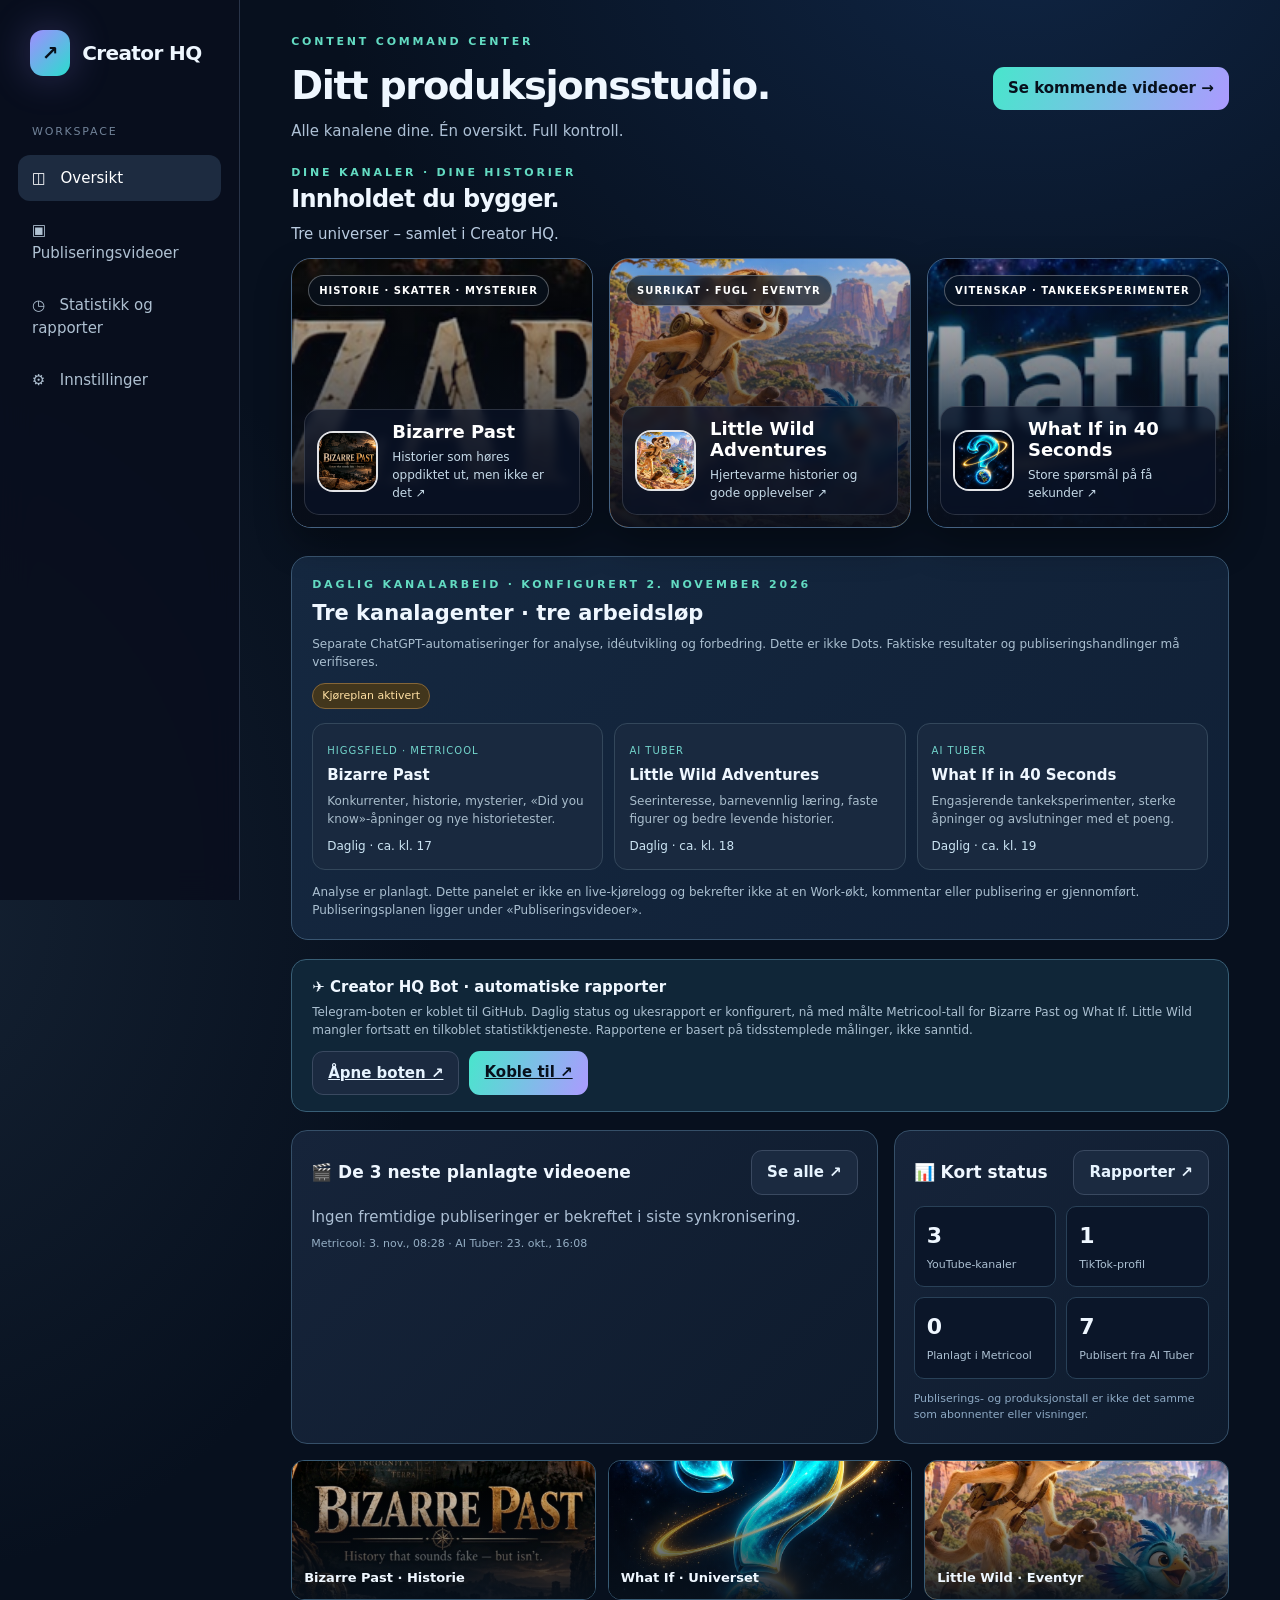
<file: index.html>
<!doctype html><html lang="no"><head><meta charset="utf-8"><meta name="viewport" content="width=device-width,initial-scale=1"><meta name="theme-color" content="#080f1c"><title>Creator HQ — Kanaloversikt</title><style>
:root{color-scheme:dark;--bg:#090f1d;--panel:#121c2c;--panel2:#172337;--line:#29374a;--muted:#90a4b9;--text:#eff7ff;--a:#9c8cff;--b:#23d5af;--c:#ffb764}*{box-sizing:border-box}body{margin:0;background:radial-gradient(ellipse 55% 40% at 80% 0%,#2a224e70,transparent),radial-gradient(ellipse 45% 30% at 0% 30%,#064b5f40,transparent),var(--bg);color:var(--text);font:15px/1.5 Inter,ui-sans-serif,system-ui,-apple-system,Segoe UI,sans-serif;min-height:100vh}button,input,select,textarea{font:inherit}button{cursor:pointer}a{color:#b7c7ff}.layout{display:grid;grid-template-columns:240px minmax(0,1fr);min-height:100vh}.aside{padding:30px 18px;border-right:1px solid #293449;background:#0b1322da}.logo{display:flex;align-items:center;gap:12px;font-weight:800;font-size:20px;letter-spacing:-.6px;padding:0 12px 34px}.logo-icon{border-radius:13px;padding:8px 12px;background:linear-gradient(135deg,#a18dff,#2addce);color:#07101a;box-shadow:0 0 40px #9686f84d}.side-title{font-size:11px;letter-spacing:1.8px;text-transform:uppercase;color:#718399;margin:14px 14px}.nav{padding:12px 14px;display:flex;gap:13px;align-items:center;border-radius:12px;margin:6px 0;color:#afc1d2;background:transparent;border:0;width:100%;text-align:left}.nav.active,.nav:hover{background:#1d2b40;color:white}.aside-note{margin-top:50px;padding:15px;border:1px solid var(--line);background:#121e30;border-radius:14px;color:#b0c1d2;font-size:12px}.green-dot{display:inline-block;background:#39ddad;height:7px;width:7px;border-radius:50%;margin-right:7px}.main{padding:34px min(4vw,58px) 80px;max-width:1640px;width:100%}.top{display:flex;justify-content:space-between;align-items:center;gap:20px}.eyebrow{font-size:11px;color:#63dbc2;letter-spacing:2.8px;font-weight:800}.h1{font-size:clamp(29px,3vw,43px);letter-spacing:-1.4px;font-weight:850;margin:6px 0}.sub{color:var(--muted);margin:0}.actions{display:flex;gap:10px;flex-wrap:wrap}.btn{border-radius:11px;border:1px solid #3a4960;padding:10px 15px;color:#e7f4ff;background:#1b2a40;font-weight:650}.btn.primary{border:0;color:#07101c;background:linear-gradient(110deg,#48e6cc,#ac9aff)}.btn:focus-visible,.nav:focus-visible{outline:2px solid #a6f3e2}.hero{position:relative;overflow:hidden;background:linear-gradient(110deg,#293265 0%,#163c55 55%,#10273e 100%);border:1px solid #405777;border-radius:23px;padding:31px 34px;margin:28px 0}.hero:after{content:'◉';font-size:260px;font-weight:900;position:absolute;right:6%;top:-132px;opacity:.09;color:white}.hero>*{position:relative;z-index:1}.hero h2{font-size:24px;margin:2px 0 7px;letter-spacing:-.6px}.hero p{max-width:720px;color:#c1d8e7;margin:0}.status{display:inline-flex;gap:7px;align-items:center;padding:6px 11px;border:1px solid #5d6a8a;border-radius:99px;font-size:12px;margin-bottom:14px;background:#ffffff12}.metrics{display:grid;grid-template-columns:repeat(4,minmax(0,1fr));gap:15px}.metric,.panel,.channel{background:linear-gradient(150deg,#172438,#101a2a);border:1px solid var(--line);border-radius:18px}.metric{padding:21px}.metric small{color:#98adc3;font-size:12px}.metric .val{font-size:29px;letter-spacing:-1px;font-weight:800;margin:7px 0 2px}.metric .foot{color:#86a0b7;font-size:12px}.section-heading{display:flex;justify-content:space-between;align-items:center;gap:12px;margin:27px 0 14px}.section-heading h2{font-size:20px;letter-spacing:-.4px;margin:0}.muted{color:var(--muted)}.channels{display:grid;grid-template-columns:repeat(3,minmax(0,1fr));gap:15px}.channel{overflow:hidden}.cover{height:104px;position:relative;background:radial-gradient(circle at 70% 10%,#ffffff45,transparent 50%),linear-gradient(115deg,var(--from),var(--to));background-size:cover;background-position:center}.cover:after{content:'';position:absolute;inset:0;background:linear-gradient(0deg,#101a2a88,transparent 65%)}.avatar{width:62px;height:62px;border:4px solid #142033;background:linear-gradient(145deg,var(--from),var(--to));border-radius:19px;position:absolute;left:19px;bottom:-30px;display:grid;place-items:center;font-weight:900;font-size:19px;z-index:2;box-shadow:0 5px 20px #0008;background-size:cover;background-position:center}.channel-body{padding:41px 20px 19px}.channel h3{font-size:18px;letter-spacing:-.5px;margin:0}.platform{color:#8fa9bb;font-size:12px;margin-top:3px}.channel-stats{display:grid;grid-template-columns:1fr 1fr;gap:12px;border-top:1px solid var(--line);margin-top:18px;padding-top:15px}.big-stat{font-weight:800;font-size:23px}.channel-stats small{display:block;color:#8da4b8;font-size:11px}.smallbutton{margin-top:17px;width:100%;background:#223047;color:white;border:1px solid #34465d;border-radius:10px;padding:10px;font-size:13px;font-weight:700}.bottom{display:grid;grid-template-columns:1.5fr 1fr;gap:16px;margin-top:16px}.panel{padding:22px}.panel-title{display:flex;align-items:center;justify-content:space-between;gap:10px}.panel h3{margin:0;font-size:17px}.pills{display:flex;gap:5px;background:#111b2a;border:1px solid #2b3c50;border-radius:10px;padding:4px}.pill{border:0;padding:6px 11px;border-radius:7px;color:#96a9bd;background:none;font-size:12px}.pill.sel{background:#30435c;color:white}.chart{width:100%;height:240px;margin-top:17px}.empty{color:#8497b0;text-align:center;display:flex;align-items:center;justify-content:center;min-height:180px;border:1px dashed #38506a;border-radius:12px;margin-top:16px;padding:20px}.todo{border-bottom:1px solid #2b3c50;padding:15px 0;display:flex;gap:12px}.todo:last-child{border-bottom:0}.todo .n{width:27px;height:27px;border-radius:9px;display:grid;place-items:center;background:#263750;color:#7de8d6;flex-shrink:0}.todo strong{font-size:13px}.todo p{color:#8da2b7;font-size:12px;margin:3px 0}.footer{padding:28px 0;color:#8198ae;font-size:12px}.drawer-back{position:fixed;inset:0;background:#02080dbd;z-index:10;display:none;align-items:center;justify-content:center;padding:15px}.drawer-back.show{display:flex}.drawer{width:min(750px,100%);max-height:90vh;overflow:auto;padding:28px;background:#121e30;border:1px solid #496078;border-radius:20px;box-shadow:0 40px 90px #000b}.drawer h2{margin:0 0 4px}.gridform{display:grid;grid-template-columns:1fr 1fr;gap:13px}.field{display:block;font-size:12px;color:#a9bfd2;margin:12px 0 4px}.field input{display:block;width:100%;border-radius:10px;color:white;background:#0b1524;border:1px solid #354a61;padding:10px;margin-top:5px}.sep{border:0;border-top:1px solid var(--line);margin:22px 0}.tiny{font-size:12px;color:#9aafc4}.row{display:flex;align-items:center;justify-content:space-between;gap:12px}.hidden{display:none!important}.tt{grid-column:1/-1}.notice{border:1px solid #345a68;background:#0b34403d;padding:10px 15px;border-radius:12px;color:#b9e7e6;font-size:12px;margin:12px 0}.tag{font-size:10px;border:1px solid #426075;border-radius:30px;padding:3px 7px;color:#b1c6d6;vertical-align:middle;white-space:nowrap}@media(max-width:1120px){.channels{grid-template-columns:repeat(2,1fr)}.metrics{grid-template-columns:repeat(2,1fr)}}@media(max-width:770px){.layout{display:block}.aside{display:none}.main{padding:22px 15px}.top{align-items:flex-start;flex-direction:column}.hero{padding:23px}.channels,.bottom{grid-template-columns:1fr}.gridform{grid-template-columns:1fr}.tt{grid-column:auto}.h1{font-size:32px}.metrics{gap:9px}.metric{padding:14px}.metric .val{font-size:23px}}

.schedule-controls{display:flex;flex-wrap:wrap;gap:8px;margin:15px 0}.schedule-controls button{border:1px solid #384b61;border-radius:999px;padding:8px 13px;background:#1a2b40;color:#c4d5e5}.schedule-controls button.active{background:#3c5b78;color:#fff;border-color:#70aaae}.sched-list{display:grid;gap:9px}.sched-item{display:grid;grid-template-columns:93px 1fr auto;gap:15px;align-items:center;padding:15px;border:1px solid #30445c;background:#142237;border-radius:14px}.sched-date{font-weight:800;font-size:18px}.sched-date small{display:block;color:#8ba5bc;font-weight:400;font-size:11px}.sched-title{font-weight:700}.sched-meta{font-size:12px;color:#9eb7cc;margin-top:4px}.status-chip{display:inline-block;color:#a4f1cf;border:1px solid #397e73;background:#143d39;padding:4px 9px;border-radius:99px;font-size:11px;white-space:nowrap}.status-chip.goal{color:#ffe0a3;border-color:#856638;background:#42361c}.sched-actions{display:flex;align-items:center;gap:8px}.sched-actions button{border:1px solid #405269;border-radius:9px;background:#20334a;color:#dbeefa;padding:7px 9px}.schedule-note{font-size:12px;color:#aabfd0;margin:7px 0 16px}.planner-grid{display:grid;grid-template-columns:repeat(3,1fr);gap:11px}.planner-card{border:1px solid #33475b;background:#19293f;padding:14px;border-radius:13px}.planner-card b{display:block;margin:3px 0 6px}.planner-card p{margin:0;color:#a9bdcc;font-size:12px}.planner-card span{font-size:10px;letter-spacing:1px;color:#73d5cc}.addform{display:grid;grid-template-columns:1fr 1fr;gap:10px}.addform input,.addform select{background:#0c1726;color:white;border:1px solid #41566b;border-radius:10px;padding:10px;width:100%}.addform label{font-size:12px;color:#abc2d7}.addform label input,.addform label select{display:block;margin-top:4px}.wide{grid-column:1/-1}@media(max-width:770px){.sched-item{grid-template-columns:65px 1fr;gap:10px}.sched-actions{grid-column:2}.planner-grid,.addform{grid-template-columns:1fr}.wide{grid-column:auto}}

.aituber-spot{display:grid;grid-template-columns:1fr 1fr;gap:15px}.aituber-card{background:linear-gradient(130deg,#192b48,#18283a);border:1px solid #395477;border-radius:16px;padding:20px}.aituber-card h3{margin:0 0 8px}.aituber-card p{color:#acc4d5;font-size:13px}.aituber-card a{display:inline-block;margin-top:5px}.syncstep{display:flex;gap:10px;margin:10px 0;color:#b9cde0;font-size:13px}.stepnum{flex:0 0 27px;height:27px;background:#315270;border-radius:9px;display:grid;place-items:center;color:white;font-weight:800}.goal-chip{color:#ffd993;border:1px solid #8c713f;background:#4b3519;padding:4px 9px;border-radius:99px;font-size:11px}.goal-header{display:flex;align-items:center;justify-content:space-between;gap:8px;flex-wrap:wrap}.goal-header label{font-size:13px;color:#d6e6f1}.goal-header input{accent-color:#57d8c8}@media(max-width:770px){.aituber-spot{grid-template-columns:1fr}}
</style><style id="creator-premium">
:root{--panel:#101c30;--line:#2b4060;--muted:#adc0d5}
body{background:radial-gradient(ellipse 55% 34% at 80% -5%,#183b6b7d,transparent),radial-gradient(ellipse 42% 40% at -8% 54%,#31475e53,transparent),#07101e}
.aside{background:#090f1eea;backdrop-filter:blur(16px)}
.hero{border:1px solid #5a819a75;min-height:190px;background:radial-gradient(ellipse at 55% -50%,#6ecada53,transparent 65%),linear-gradient(105deg,#182946,#12384d)}
.channel{border:1px solid #395473;box-shadow:0 20px 48px #0003;transition:transform .18s ease,box-shadow .18s ease}
.channel:hover{transform:translateY(-4px);box-shadow:0 25px 50px #0008}
.cover{height:130px;background-size:cover!important;background-position:center!important;position:relative}
.cover:after{content:'';position:absolute;inset:0;background:linear-gradient(0deg,#0b1420ae,transparent 65%);pointer-events:none}
.avatar{background-position:center;background-size:cover;z-index:3;box-shadow:0 6px 24px #000b;border-radius:18px}
.smallbutton{background:#182d45;transition:background .2s}.smallbutton:hover{background:#285078}
#chq-branding-note{display:flex;align-items:center;gap:8px;margin:14px 0 8px;font-size:12px;color:#b1cadd}
</style><style id="personal-visual-rework">
#personal-studio{margin:24px 0 28px}.studio-intro{display:flex;align-items:end;justify-content:space-between;gap:12px;flex-wrap:wrap;margin-bottom:14px}.studio-intro h2{font-size:24px;letter-spacing:-.7px;margin:0}.studio-intro p{color:#b9cbe0;margin:6px 0 0}.studio-grid{display:grid;grid-template-columns:repeat(3,minmax(0,1fr));gap:16px}.studio-tile{display:block;color:#fff;text-decoration:none;position:relative;min-height:285px;border-radius:19px;overflow:hidden;border:1px solid #456282;background:#152539;box-shadow:0 16px 36px #0005}.studio-tile img.studio-bg{position:absolute;inset:0;width:100%;height:100%;object-fit:cover;transition:transform .35s}.studio-tile:hover img.studio-bg{transform:scale(1.05)}.studio-tile .shade{position:absolute;inset:0;background:linear-gradient(180deg,#0b0e1a25,#09101dd1 74%,#080e1af7)}.studio-info{position:absolute;bottom:20px;left:20px;right:20px;display:flex;align-items:center;gap:14px;z-index:1}.studio-info .studio-avatar{width:61px;height:61px;flex-shrink:0;border-radius:16px;object-fit:cover;border:2px solid #ffffffe0;background:#162338}.studio-info strong{display:block;font-size:19px;line-height:1.15}.studio-info small{display:block;margin-top:5px;color:#c6dae8;font-size:12px}.studio-label{position:absolute;top:16px;left:16px;z-index:1;border:1px solid #ffffff4d;background:#091321a8;backdrop-filter:blur(7px);padding:7px 10px;border-radius:40px;font-size:11px;font-weight:750}.studio-tile.wild .studio-bg{object-position:center 35%}.studio-tile.wild{background:linear-gradient(130deg,#9fd4ae,#2c6c6b)}.studio-tile.whatif{background:linear-gradient(130deg,#102b58,#0087a8)}.studio-tile.bizarre{background:linear-gradient(130deg,#60402d,#130d13)}.studio-hint{color:#9cb4ca;font-size:12px;margin:11px 0 0}@media(max-width:1050px){.studio-grid{grid-template-columns:1fr}.studio-tile{min-height:205px}}@media(max-width:640px){.studio-tile{min-height:205px}.studio-info strong{font-size:17px}}
</style><style id="creator-tabs">
/* Three clear panels; no endless scroll on dashboard landing. */
.creator-hidden{display:none!important}
.main{max-width:1600px}
.hero{display:none}
#personal-studio{margin-top:22px}
#personal-studio .studio-intro{margin-bottom:12px}
#personal-studio .studio-grid{gap:14px}
#personal-studio .studio-tile{min-height:260px}
#personal-studio .studio-hint{display:none}
#channels{display:none!important}
body[data-current-view="overview"] #chq-feed,body[data-current-view="overview"] #chq-ai-feed,body[data-current-view="overview"] #metricool-snapshot-20261020{display:none!important}
.creator-view-heading{font-size:23px;margin:12px 0 14px;letter-spacing:-.5px}
.creator-compact-panel{padding:18px;border-radius:14px;border:1px solid #31445b;background:#101c2b}
.creator-shortcut{display:flex;justify-content:space-between;align-items:center;gap:12px}
.creator-shortcut button{white-space:nowrap}
@media (min-width:1051px){#personal-studio .studio-grid{grid-template-columns:repeat(3,minmax(0,1fr))}#personal-studio .studio-tile{min-height:280px}}
</style><style id="creator-final-polish">#creator-overview .studio-grid{grid-template-columns:repeat(3,minmax(0,1fr));gap:16px}#creator-overview .studio-tile{min-height:315px;border-radius:20px}#creator-overview .creator-compact-panel{margin-top:18px}.aside{position:sticky;top:0;height:100vh}@media(max-width:1120px){#creator-overview .studio-grid{grid-template-columns:1fr}#creator-overview .studio-tile{min-height:215px}}@media(max-width:780px){.aside{position:relative;height:auto}.layout{grid-template-columns:1fr}.aside .nav{width:auto;display:inline-flex;margin:3px}.aside .side-title{display:none}.aside .logo{padding-bottom:10px}.main{padding:20px}}</style><style id="creator-home-improvements">
.aside-note,.aside .aside-note,[class~="aside-note"]{display:none!important}
#creator-overview .studio-tile{min-height:270px}
#creator-overview .studio-grid{grid-template-columns:repeat(3,minmax(0,1fr))}
#creator-overview .studio-tile .studio-bg{filter:saturate(1.09);object-fit:cover}
#creator-overview .studio-tile .studio-info{background:#0a1328aa;border:1px solid #ffffff24;padding:12px;border-radius:15px;left:12px;right:12px;bottom:12px;backdrop-filter:blur(4px)}
#creator-overview .studio-tile .studio-info strong{font-size:18px}
#creator-overview .studio-tile.wild .studio-bg{object-position:50% 32%}
#creator-overview .studio-tile .studio-label{font-size:10px;letter-spacing:1px}
#creator-overview #creator-quick-panel{display:grid;grid-template-columns:minmax(0,1.75fr) minmax(260px,1fr);gap:16px;margin-top:18px}
#creator-overview .cq-section{min-width:0;background:linear-gradient(135deg,#16243a,#0e1b2d);border:1px solid #354f68;border-radius:16px;padding:19px}
#creator-overview .cq-head{display:flex;gap:10px;justify-content:space-between;align-items:center;margin-bottom:11px}
#creator-overview .cq-head h3{margin:0;font-size:17px}
#creator-overview .cq-next{display:flex;align-items:center;gap:12px;border-top:1px solid #ffffff16;padding:10px 0}
#creator-overview .cq-poster{width:54px;height:54px;flex:none;border-radius:10px;object-fit:cover;background:#152238}
#creator-overview .cq-details{min-width:0;flex:1}
#creator-overview .cq-title{font-size:13px;font-weight:700;white-space:nowrap;overflow:hidden;text-overflow:ellipsis}
#creator-overview .cq-date{font-size:11px;color:#9fb6ca;margin-top:3px}
#creator-overview .cq-kpi{display:grid;grid-template-columns:repeat(2,minmax(0,1fr));gap:10px}
#creator-overview .cq-kpi-item{background:#0b1629;border:1px solid #294158;border-radius:10px;padding:12px}
#creator-overview .cq-kpi-item strong{font-size:22px;display:block}
#creator-overview .cq-kpi-item small{font-size:11px;color:#acc0d2}
#creator-overview #creator-themes{display:grid;grid-template-columns:repeat(3,minmax(0,1fr));gap:12px;margin-top:16px}
#creator-overview .theme-tile{position:relative;height:140px;border-radius:13px;overflow:hidden;background:#163148;border:1px solid #385b74}
#creator-overview .theme-tile img{width:100%;height:100%;object-fit:cover}
#creator-overview .theme-tile:after{content:'';position:absolute;inset:0;background:linear-gradient(180deg,transparent 10%,#07101bf2)}
#creator-overview .theme-tile span{position:absolute;bottom:11px;left:12px;z-index:1;font-size:13px;font-weight:800}
#creator-overview .creator-shortcut{display:none!important}
@media(max-width:1150px){#creator-overview .studio-grid{grid-template-columns:1fr}#creator-overview .studio-tile{min-height:180px}#creator-overview #creator-quick-panel{grid-template-columns:1fr}#creator-overview #creator-themes{grid-template-columns:repeat(3,1fr)}}
@media(max-width:550px){#creator-overview #creator-themes{grid-template-columns:1fr 1fr}#creator-overview .theme-tile{height:115px}}
</style><style id="three-hq-channels">#creator-overview .studio-grid{grid-template-columns:repeat(3,minmax(0,1fr))}#creator-overview #creator-themes{grid-template-columns:repeat(3,minmax(0,1fr))}@media(max-width:1150px){#creator-overview .studio-grid{grid-template-columns:1fr}}@media(max-width:780px){.aside{display:block!important;padding:15px}.aside .nav{display:inline-flex;margin:3px;padding:8px;font-size:12px}#creator-overview #creator-themes{grid-template-columns:repeat(2,1fr)}}</style><link rel="stylesheet" href="./assets/hq-publishing.css?v=20261023-2"></head><body><div class="layout"><aside class="aside"><div class="logo"><div class="logo-icon">↗</div> Creator HQ</div><div class="side-title">Workspace</div><button class="nav active" data-view="overview" onclick="showCreatorView('overview')">◫ &nbsp; Oversikt</button><button class="nav" data-view="publishing" onclick="showCreatorView('publishing')">▣ &nbsp; Publiseringsvideoer</button><button class="nav" data-view="statistics" onclick="showCreatorView('statistics')">◷ &nbsp; Statistikk og rapporter</button><button class="nav" data-view="settings" onclick="showCreatorView('settings')">⚙ &nbsp; Innstillinger</button></aside><main class="main"><div class="top"><div><div class="eyebrow">CONTENT COMMAND CENTER</div><div class="h1">Ditt produksjonsstudio.</div><p class="sub">Alle kanalene dine. Én oversikt. Full kontroll.</p></div><div class="actions"><button class="btn primary" onclick="showCreatorView('publishing')">Se kommende videoer →</button></div></div><div class="hero"><span class="status"><span class="green-dot"></span> DASHBOARD KLART FOR DATA</span><h2>Tre kanaler. Ett sted å vokse. ✨</h2><p>Følg Little Wild Adventures, Bizarre Past og What If – pluss Bizarre Past på TikTok. Legg inn ekte kanalbilder og første målinger under «Koble til kanaler». Ingenting her vises som live-data før kanalene er koblet til.</p></div><section id="personal-studio"><div class="studio-intro"><div><div class="eyebrow">DINE KANALER · DINE HISTORIER</div><h2>Innholdet du bygger.</h2><p>Tre universer – samlet i Creator HQ.</p></div></div><div class="studio-grid">
<a class="studio-tile bizarre" href="https://www.youtube.com/@BizarrePast69" target="_blank" rel="noopener noreferrer"><img class="studio-bg" src="./assets/bizarre-banner.jpg" alt="Bizarre Past historisk banner" onerror="this.style.display='none'"><span class="shade"></span><span class="studio-label">HISTORIE · SKATTER · MYSTERIER</span><span class="studio-info"><img class="studio-avatar" src="./assets/bizarre-avatar.jpg" alt=""><span><strong>Bizarre Past</strong><small>Historier som høres oppdiktet ut, men ikke er det ↗</small></span></span></a>
<a class="studio-tile wild" href="https://www.youtube.com/@LittleWildAdventures67" target="_blank" rel="noopener noreferrer"><img class="studio-bg" src="./assets/wild-avatar.jpg" alt="Little Wild Adventures karakterbilde" onerror="this.style.display='none'"><span class="shade"></span><span class="studio-label">SURRIKAT · FUGL · EVENTYR</span><span class="studio-info"><img class="studio-avatar" src="./assets/wild-avatar.jpg" alt=""><span><strong>Little Wild Adventures</strong><small>Hjertevarme historier og gode opplevelser ↗</small></span></span></a>
<a class="studio-tile whatif" href="https://www.youtube.com/@WhatIfin35seconds" target="_blank" rel="noopener noreferrer"><img class="studio-bg" src="./assets/whatif-banner.jpg" alt="What If rombanner" onerror="this.style.display='none'"><span class="shade"></span><span class="studio-label">VITENSKAP · TANKEEKSPERIMENTER</span><span class="studio-info"><img class="studio-avatar" src="./assets/whatif-avatar.jpg" alt=""><span><strong>What If in 40 Seconds</strong><small>Store spørsmål på få sekunder ↗</small></span></span></a>
</div><p class="studio-hint">Kanalbildene kommer fra YouTube. Videokø og publiseringsplan finner du i venstremenyen.</p></section><section id="hq-agent-workflows" style="margin:16px 0 19px;padding:20px;border:1px solid #3a5671;border-radius:17px;background:linear-gradient(130deg,#152840,#102036)">
<div class="row" style="flex-wrap:wrap;align-items:start"><div><div class="eyebrow">DAGLIG KANALARBEID · KONFIGURERT 2. NOVEMBER 2026</div><h2 style="font-size:21px;margin:5px 0">Tre kanalagenter · tre arbeidsløp</h2><p class="schedule-note" style="margin:0">Separate ChatGPT-automatiseringer for analyse, idéutvikling og forbedring. Dette er ikke Dots. Faktiske resultater og publiseringshandlinger må verifiseres.</p></div><span class="status-chip goal">Kjøreplan aktivert</span></div>
<div class="planner-grid" style="margin-top:14px">
<div class="planner-card"><span>HIGGSFIELD · METRICOOL</span><b>Bizarre Past</b><p>Konkurrenter, historie, mysterier, «Did you know»-åpninger og nye historietester.</p><p style="margin-top:9px;color:#cbe4f3;font-size:12px">Daglig · ca. kl. 17</p></div>
<div class="planner-card"><span>AI TUBER</span><b>Little Wild Adventures</b><p>Seerinteresse, barnevennlig læring, faste figurer og bedre levende historier.</p><p style="margin-top:9px;color:#cbe4f3;font-size:12px">Daglig · ca. kl. 18</p></div>
<div class="planner-card"><span>AI TUBER</span><b>What If in 40 Seconds</b><p>Engasjerende tankeksperimenter, sterke åpninger og avslutninger med et poeng.</p><p style="margin-top:9px;color:#cbe4f3;font-size:12px">Daglig · ca. kl. 19</p></div>
</div><p class="schedule-note" style="margin:13px 0 0">Analyse er planlagt. Dette panelet er ikke en live-kjørelogg og bekrefter ikke at en Work-økt, kommentar eller publisering er gjennomført. Publiseringsplanen ligger under «Publiseringsvideoer».</p>
</section><section id="hq-telegram-setup" style="margin:14px 0 16px;padding:16px 20px;border:1px solid #385e75;border-radius:15px;background:#102638">
<div class="row" style="flex-wrap:wrap"><div><strong>✈️ Creator HQ Bot · automatiske rapporter</strong><p class="schedule-note" style="margin:4px 0 0">Telegram-boten er koblet til GitHub. Daglig status og ukesrapport er konfigurert, nå med målte Metricool-tall for Bizarre Past og What If. Little Wild mangler fortsatt en tilkoblet statistikktjeneste. Rapportene er basert på tidsstemplede målinger, ikke sanntid.</p></div><div class="actions"><a class="btn" href="https://t.me/CreatorHQHalvorBot" target="_blank" rel="noopener noreferrer">Åpne boten ↗</a><a class="btn primary" href="https://github.com/halvorforberg-dev/Creator-HQ/blob/main/TELEGRAM-BOT-SETUP.md" target="_blank" rel="noopener noreferrer">Koble til ↗</a></div></div></section><div id="creator-quick-panel">
<section class="cq-section"><div class="cq-head"><h3>🎬 De 3 neste planlagte videoene</h3><button class="btn" onclick="showCreatorView('publishing')">Se alle ↗</button></div><div id="creator-next-three"><p class="sub">Henter publiseringsplan ...</p></div><p id="creator-next-source" style="font-size:11px;color:#95aec4;margin:8px 0 0"></p></section>
<section class="cq-section"><div class="cq-head"><h3>📊 Kort status</h3><button class="btn" onclick="showCreatorView('statistics')">Rapporter ↗</button></div><div class="cq-kpi"><div class="cq-kpi-item"><strong>3</strong><small>YouTube-kanaler</small></div><div class="cq-kpi-item"><strong>1</strong><small>TikTok-profil</small></div><div class="cq-kpi-item"><strong id="creator-planned-count">—</strong><small>Planlagt i Metricool</small></div><div class="cq-kpi-item"><strong id="creator-aituber-count">—</strong><small>Publisert fra AI Tuber</small></div></div><p style="font-size:11px;color:#8da9c4;margin:12px 0 0">Publiserings- og produksjonstall er ikke det samme som abonnenter eller visninger.</p></section>
</div><div id="creator-themes">
<div class="theme-tile"><img src="./assets/bizarre-avatar.jpg" alt="Historisk statue" loading="lazy"><span>Bizarre Past · Historie</span></div>
<div class="theme-tile"><img src="./assets/whatif-avatar.jpg" alt="What If-profil" loading="lazy"><span>What If · Universet</span></div>
<div class="theme-tile"><img src="./assets/wild-avatar.jpg" alt="Little Wild Adventures" loading="lazy"><span>Little Wild · Eventyr</span></div>

</div><div class="metrics" id="metrics"></div><div class="section-heading"><h2>Kanalene dine</h2><span class="muted" style="font-size:12px" id="updated">Ikke oppdatert</span></div><div class="channels" id="channels"></div><div class="bottom"><div class="panel"><div class="panel-title"><h3>📈 Utvikling over tid</h3><div class="pills"><button class="pill sel" onclick="setDays(7,this)">7 dager</button><button class="pill" onclick="setDays(30,this)">30 dager</button><button class="pill" onclick="setDays(90,this)">90 dager</button></div></div><p class="muted" style="font-size:12px">Totale YouTube-abonnenter og TikTok-følgere ved registrerte målinger.</p><div id="chart"></div></div><div class="panel"><div class="panel-title"><h3>🎯 Neste steg</h3><span class="tag">Oppsett</span></div><div class="todo"><div class="n">1</div><div><strong>Kanalene dine er samlet</strong><p>Bruk eksakte kanaler så vi ikke henter feil profil.</p></div></div><div class="todo"><div class="n">2</div><div><strong>Velg ekte profilbilder</strong><p>Lim inn adressen til profilbildet eller kanalbanneret.</p></div></div><div class="todo"><div class="n">3</div><div><strong>Koble til automatisk rapportering</strong><p>Trenger YouTube-API og tilgang til TikTok-data. Ikke aktivert i denne lokale versjonen.</p></div></div><div class="todo"><div class="n">4</div><div><strong>Legg siden på gratis hosting</strong><p>GitHub Pages eller Cloudflare Pages. Lokal lagring deles ikke mellom enheter.</p></div></div></div></div><section id="littlewild-qc-alert" style="margin:16px 0;padding:17px 20px;border:1px solid #90603f;border-radius:14px;background:#382719">
<div style="font-size:12px;color:#ffd3a1;letter-spacing:1px;font-weight:800">LITTLE WILD · KVALITETSAVVIK 02.11.2026</div>
<strong>«The Breeze That Hid» er underkjent som kvalitetsreferanse.</strong>
<p style="font-size:13px;color:#ead6c3;margin:7px 0">AI Tuber-prosjektet ble laget som 4:35 med stillbilder (mediaType=images / Basic), og serien mangler Milo. Den oppfyller ikke vår godkjente mal «Brush Along with Milo!». Før ny langfilm må Weekly Long Story-serien kontrolleres i AI Tuber: full motion, Milo + brun surikat + blå fugl, pedagogisk historie, 1080p og sluttkontroll. Denne varslingen er IKKE en teknisk sperre mot automatisk publisering.</p>
<a href="https://app.aituber.app/dashboard/autopilot/34353f27-6cd1-420f-94c0-4f75c5f81610" target="_blank" rel="noopener noreferrer">Kontroller Weekly Long Story i AI Tuber ↗</a></section><section id="hq-little-wild-studio" class="panel" style="margin:16px 0;border:1px solid #496b72;background:linear-gradient(125deg,#143637,#13293e)">
 <div class="eyebrow">LITTLE WILD · SERIESTUDIO OG KVALITETSKONTROLL</div>
 <h2 style="margin:6px 0;font-size:23px">Milo + Miko + Pip · lærerike historier som beveger seg</h2>
 <p class="schedule-note">Visuell kvalitetsreferanse: <a target="_blank" rel="noopener noreferrer" href="https://www.youtube.com/shorts/NjlWiWmNrRg">Brush Along with Milo! 🪥</a>. Ny AI Tuber-karakterreferanse er lagret fra den godkjente filmen. Produksjoner skal ha et synlig problem, morsomt samarbeid, aktiv læring og komplett payoff – aldri bildeshow.</p>
 <div id="hq-littlewild-episodes" class="planner-grid"><div class="planner-card">Laster Little Wild sin neste episodeplan …</div></div>
 <div style="margin-top:10px;padding:11px 14px;border:1px solid #aa7045;border-radius:10px;color:#f4cf9e;font-size:12px"><strong>Viktig før automatisk publisering:</strong> siste bekreftede Little Wild-opplasting var kl. 16:07 norsk tid, ikke 18:00. AI Tuber Autopilot-tiden må kontrolleres og korrigeres i selve tjenesten – HQ kan ikke endre den.</div>
 <div class="actions" style="margin-top:12px;display:flex;gap:10px;flex-wrap:wrap"><a class="btn" target="_blank" rel="noopener noreferrer" href="https://app.aituber.app/dashboard/autopilot/cd02f495-23d9-43d0-86e9-8a55132ac489">Kontroller Little Wild Autopilot ↗</a><a class="btn" target="_blank" rel="noopener noreferrer" href="https://github.com/halvorforberg-dev/Creator-HQ/blob/main/data/little-wild-series-bible.json">Åpne seriehåndbok ↗</a></div>
 </section><section id="hq-production-control" class="panel" style="margin:17px 0;border:1px solid #527782;background:linear-gradient(135deg,#102d39,#13243b)">
<div class="eyebrow">CREATOR HQ · FELLES STYRING</div>
<h2 style="margin:5px 0 10px;font-size:23px">Én plan. Én publiseringskø. Én kvalitetsstandard.</h2>
<p class="schedule-note" style="margin:0 0 12px">Fast vedtak fra 2. november: <strong>Alle nye filmer skal publiseres kl. 18:00 Europe/Oslo</strong>. Gjelder alle tre YouTube-kanaler, Bizarre Past på TikTok, Shorts og langfilmer. Ny produksjonsplan fra 3. november: 3 Shorts (mandag, onsdag, fredag) + 1 offentlig 16:9-film på 3–6 minutter (søndag) per kanal hver uke. Vi bygger tellende seertimer nå; 8-minuttersfilmer vurderes senere. <strong>Prioritet for AI Tuber:</strong> What If først (foreløpig 7 000 av 10 000 kreditter/mnd), Little Wild deretter (3 000). What If beholder sitt fleksible visuelle uttrykk; Little Wild skal fortsatt være ekte animasjon. En redaksjonell plan er ikke det samme som en bekreftet booking.</p>
<div class="planner-grid">
<div class="planner-card"><span>1 · FAKTISK KØ</span><b>Kontroll før ny booking</b><p>Les Metricool og AI Tuber først. Bevar eksisterende titler og innhold, kontroller dato/tid, riktig konto og duplikater.</p></div>
<div class="planner-card"><span>2 · FILMGODKJENNING</span><b>Ingenting svakt skal ut</b><p>Første 2 sekunder, manus, levende 1080p-scener, historisk/faglig presisjon, lyd, undertekster, komplett payoff og full MP4-avspilling med lyd.</p></div>
<div class="planner-card"><span>3 · LÆRING OG VEKST</span><b>Bedre film for hver runde</b><p>Mål engasjerte visninger, retensjon, seertid og nye abonnenter etter 24 timer, 7 og 28 dager. Evaluer Shorts og langfilmer separat.</p></div>
</div>
<div style="padding:14px 0 0"><strong>Bizarre Past etter de siste seks publiseringene</strong><p style="margin:6px 0;color:#c4deed;font-size:13px">Alle nye filmer skal starte tydelig med muntlig og skriftlig <strong>«Did you know…»</strong> innen to sekunder. Prioriter sterke historiske mysterier, vikinger, skattefunn og faktasjekket historiefortelling. Målet er mange gode videoer, mer seertid, flere abonnenter og på sikt inntekter.</p></div>
<div id="hq-competitor-summary" style="margin:15px 0 0;padding:15px;border:1px solid #3f6075;border-radius:12px">
  <div class="eyebrow">UKENTLIG KONKURRENTANALYSE</div>
  <p style="color:#d6e7f5;margin:7px 0 12px;font-size:13px">Vi analyserer lignende kanaler, sterke åpninger, populære format og seerengasjement, og tester egne ideer uten å kopiere innhold.</p>
  <div id="hq-competitor-cards" class="planner-grid"><div class="planner-card"><span>Kilder og læring</span><b>Henter fra Creator HQ</b></div></div>
  <p style="font-size:12px;margin:10px 0 0"><a target="_blank" rel="noopener noreferrer" href="https://github.com/halvorforberg-dev/Creator-HQ/blob/main/data/competitor-watch.json">Åpne konkurrentanalyse med kilder ↗</a></p>
</div>
<div id="hq-control-queue" style="margin-top:13px"><p class="schedule-note">Laster bekreftet kø fra styringsfilen ...</p></div>
<p class="schedule-note" style="margin-top:12px">Kilde: <a href="https://github.com/halvorforberg-dev/Creator-HQ/blob/main/data/production-control.json" target="_blank" rel="noopener noreferrer">Creator HQ styringsfil ↗</a>. Live-status må verifiseres i publiseringstjenesten.</p>
</section><section class="panel" id="hq-production-plan" style="margin:18px 0;background:linear-gradient(135deg,#1b3048,#0f1b2c)">
<div class="eyebrow">REDAKSJONELL PLAN · IKKE BOOKET</div><h2 style="font-size:23px;margin:7px 0">Higgsfield og AI Tuber · fra 9. november</h2><p class="schedule-note">Tre YouTube-kanaler med felles grunnrytme: tre Shorts og én vanlig 16:9-film på 3–6 minutter hver uke per kanal. Fokus nå er tellende seertimer og høy produksjonskvalitet. Målet er mange gode filmer, ikke å begrense antallet: bygg buffer med kvalitetssikrede videoer og publiser gjerne ekstra filmer når de holder standarden. De seks Bizarre Past-publiseringene 4., 6. og 8. november er bekreftet kl. 18:00 i Metricool (tre emner på YouTube og TikTok). All NY publisering planlegges til kl. 18:00 norsk tid.</p>
<div class="planner-grid">
<div class="planner-card"><span>HIGGSFIELD → METRICOOL</span><b>Bizarre Past</b><p>Historiske mysterier, skatter, bibelske oppdagelser. «Did you know…» tydelig i tale og tekst. Spennende oppbygging og tydelig poeng. YouTube og TikTok.</p><p style="margin-top:8px"><a href="https://app.metricool.com/planner/calendar?blogId=7296504" target="_blank" rel="noopener">Se bekreftede poster ↗</a></p></div>
<div class="planner-card"><span>AI TUBER · FULL MOTION</span><b>Little Wild Adventures</b><p>Fast univers med Milo, surikaten og den blå fuglen. Stilen fra «Brush Along with Milo!»: levende 3D-scener, læring gjennom ett lite problem og en varm løsning.</p></div>
<div class="planner-card"><span>AI TUBER · FLEKSIBELT VIDEOFORMAT</span><b>What If in 40 Seconds</b><p>Behold dagens engasjerende visuelle stil – det er ikke krav om full motion i alle scener. Bruk video, animasjon, relevante stillbilder eller stock med god flyt og et tydelig «What if…»-poeng.</p></div></div>
<div class="planner-grid" style="margin-top:13px;grid-template-columns:repeat(4,minmax(0,1fr))">
<div class="planner-card"><span>MANDAG</span><b>35–40 sek</b><p>Shorts</p></div><div class="planner-card"><span>ONSDAG</span><b>35–40 sek</b><p>Shorts</p></div><div class="planner-card"><span>FREDAG</span><b>35–40 sek</b><p>Shorts</p></div><div class="planner-card"><span>SØNDAG</span><b>3–6 min</b><p>Vanlig offentlig 16:9-video · bygg tellende seertimer</p></div></div>
<p class="schedule-note" style="margin-top:15px">AI Tuber hadde ved siste kontrollerte Autopilot-status (23. oktober) serier omtrent annenhver dag. Ny redaksjonell plan er derfor ikke en bekreftelse på at Autopilot-tidene er endret. Ingen eksisterende video eller publiseringsjobb er slettet.</p></section><div class="section-heading" id="publication"><h2>🗓 Kommende publiseringer</h2><span class="tag" id="metricool-read-date">Metricool-avlesning: 23.10.2026</span></div><div class="panel"><div class="row" style="flex-wrap:wrap"><p class="muted" style="margin:0;max-width:680px">Bekreftede Metricool-poster, planlagte AI Tuber-kjøringer og egne kalenderutkast.</p><button class="btn" onclick="openPlanner()">+ Legg til i kalenderen</button></div><div class="schedule-controls" id="scheduleFilters"></div><div class="schedule-note">Kilde og status vises per post. Egne kalenderutkast er merket separat.</div><div class="sched-list" id="scheduleItems"></div></div><div class="section-heading"><h2>🤖 AI Tuber – de to andre kanalene</h2><span class="tag">Produksjonsstatus synkroniseres daglig</span></div><div class="aituber-spot"><div class="aituber-card"><h3>🐾 Little Wild Adventures</h3><p>Produksjon i AI Tuber. Fokus på surikaten og fuglen, gode historier, musikk som passer scenen og levende animasjoner. Søndag veksler mellom ca. 1–3 og 6–8 minutter.</p><span class="goal-chip">Fremtidig innholdsplan – ikke bekreftet</span></div><div class="aituber-card"><h3>⚡ What If in 40 Seconds</h3><p>Produksjon i AI Tuber. 35–40 sekunders Shorts med tydelig «What if…»-budskap, engasjerende fortellerstemme og valgfri miks av godt utvalgte filmscener, grafikk og bilder; søndag vanlig 16:9-film på 3–6 min.</p><span class="goal-chip">Fremtidig innholdsplan – ikke bekreftet</span></div></div><div class="panel" style="margin-top:16px"><div class="goal-header"><div><h3>Ønsket publiseringsrytme</h3><p class="schedule-note">Redaksjonell plan fra 9. november. Ingen av disse datoene er booket i Higgsfield, Metricool eller AI Tuber.</p></div><label><input type="checkbox" id="showAIGoals" onchange="scheduleRender()"> Vis redaksjonelle planmål i kalenderen</label></div><div class="sched-list" id="aiGoalPreview"></div></div><div class="panel" style="margin-top:16px"><h3>Kildestatus</h3><p class="muted">Metricool-planen viser siste bekreftede kontroll i HQ. Tidspunktet vises sammen med kalenderen.</p><p class="muted">AI Tuber-status hentes daglig. Se produksjonskøen for sist synkroniserte filmer. Kanal og publiseringstid vises bare når de er bekreftet av AI Tuber.</p><p class="muted">Kanalstatistikken viser kildedato. Ønsket publiseringsrytme er merket som mål frem til konkrete videoer er planlagt.</p></div><div class="section-heading"><h2>✨ Planlagt innholdsrytme</h2><span class="tag">Mål, ikke bookede videoer</span></div><div class="planner-grid"><div class="planner-card"><span>LITTLE WILD ADVENTURES</span><b>Gode historier og levende scener</b><p>Korte videoer i uken og vekslende lengre søndagsfortellinger. Ingen tider bekreftet her.</p></div><div class="planner-card"><span>WHAT IF IN 35 SECONDS</span><b>35–40 sekunder med tydelig fortellerstemme</b><p>Korte tankevekkende videoer og lengre søndagsvideoer. Ingen tider bekreftet her.</p></div><div class="planner-card"><span>BIZARRE PAST</span><b>Skatter, mysterier og historiske fortellinger</b><p>Nye lange filmer skal engasjere fra første sekund. Eksisterende Metricool-poster beholdes. Ny redaksjonell rytme starter 9. november.</p></div></div><div class="section-heading"><h2>Publiseringsrytme</h2><span class="tag">Plan, ikke bekreftet publisering</span></div><div class="panel"><div class="row"><div><strong>Shorts & historiefortelling</strong><p class="muted" style="margin:3px 0">Korte videoer gjennom uken og lengre søndagsvideoer. Eksisterende planlagte videoer beholdes.</p></div><span style="font-size:28px">🎬</span></div></div><div class="footer">Creator HQ · Tre YouTube-kanaler og én TikTok-profil · Kildedato vises ved hver avlesning.</div></main></div><div class="drawer-back" id="overlay" onclick="if(event.target===this)closeSettings()"><div class="drawer"><div class="row"><div><h2>⚙ Kanaler og målinger</h2><div class="tiny">Registrer eksakte kanal-URL-er, bilder og ekte tall.</div></div><button class="btn" onclick="closeSettings()">Lukk ✕</button></div><div class="notice">Denne gratis førstegangsversjonen lagrer data i nettleseren på enheten din. Den bruker ikke API-er ennå. Automatisk live-oppdatering krever en separat sikker integrasjon.</div><div id="forms"></div><div class="row" style="margin-top:22px;flex-wrap:wrap"><button class="btn" onclick="document.getElementById('importer').click()">Importer backup</button><input class="hidden" type="file" accept="application/json" id="importer" onchange="importFile(event)"><div class="actions"><button class="btn" onclick="closeSettings()">Avbryt</button><button class="btn primary" onclick="save()">Lagre måling</button></div></div></div></div><div class="drawer-back" id="planOverlay" onclick="if(event.target===this)closePlanner()"><div class="drawer"><div class="row"><h2>Ny publiseringsplan</h2><button class="btn" onclick="closePlanner()">✕</button></div><p class="tiny">Opprettes bare i denne nettsiden, ikke i YouTube, AI Tuber eller Metricool.</p><div class="addform"><label class="wide">Tittel<input id="planTitle" maxlength="160" placeholder="Videoens tittel"></label><label>Kanal<select id="planChannel"><option value="0">Little Wild Adventures</option><option value="1">Bizarre Past – YouTube</option><option value="2">What If in 40 Seconds</option><option value="3">Bizarre Past – TikTok</option></select></label><label>Dato og tid<input id="planWhen" type="datetime-local"></label><label class="wide">Notater<input id="planNotes" maxlength="300" placeholder="Tema, lengde eller produksjonsstatus"></label></div><div style="margin-top:18px;text-align:right"><button class="btn primary" onclick="addPlan()">Lagre eget utkast</button></div></div></div><script>
const KEY='creator-hq-local-v1';const defaults=[{name:'Little Wild Adventures',platform:'YouTube',subtitle:'Små eventyr, store smil',url:'https://www.youtube.com/@LittleWildAdventures67',avatar:'',banner:'',followers:null,views:null,videos:null,from:'#20b39c',to:'#123a52',initial:'LW'},{name:'Bizarre Past',platform:'YouTube',subtitle:'Historier. Mysterier. Skatter.',url:'https://www.youtube.com/@BizarrePast69',avatar:'',banner:'',followers:null,views:null,videos:null,from:'#ff9d60',to:'#59324e',initial:'BP'},{name:'What If in 40 Seconds',platform:'YouTube',subtitle:'Store spørsmål på få sekunder',url:'https://www.youtube.com/@WhatIfin35seconds',avatar:'',banner:'',followers:null,views:null,videos:null,from:'#938aff',to:'#33408c',initial:'WI'},{name:'Bizarre Past på TikTok',platform:'TikTok',subtitle:'Historier i kortformat',url:'',avatar:'',banner:'',followers:null,views:null,videos:null,from:'#15d8d2',to:'#e0467d',initial:'TT'}];let data;try{data=JSON.parse(localStorage.getItem(KEY))}catch{}if(!data||!Array.isArray(data.channels)||data.channels.length<4)data={channels:structuredClone(defaults),history:[],updated:null};data.channels=data.channels.slice(0,4);if(Array.isArray(data.plans))data.plans=data.plans.filter(x=>x.channel!==4);if(!data.channels[3].url)data.channels[3].url='https://www.tiktok.com/@bizzare.past';if(!Array.isArray(data.history))data.history=[];localStorage.setItem(KEY,JSON.stringify(data));let days=7;const fmt=n=>n==null?'—':Intl.NumberFormat('no-NO').format(n),sum=key=>data.channels.reduce((a,c)=>a+(Number(c[key])||0),0),allPresent=key=>data.channels.every(c=>c[key]!=null),escapeHTML=s=>String(s||'').replace(/[&<>"']/g,ch=>({'&':'&amp;','<':'&lt;','>':'&gt;','"':'&quot;',"'":'&#39;'}[ch])),validURL=s=>{try{const u=new URL(s);return ['http:','https:'].includes(u.protocol)?u.href:''}catch{return ''}};const assetURL=s=>{try{const u=new URL(s,location.href);return ['http:','https:'].includes(u.protocol)?u.href:''}catch{return ''}};function render(){document.getElementById('metrics').innerHTML=[['Samlet publikum',allPresent('followers')?fmt(sum('followers')):'—','Abonnenter + følgere'],['Totale visninger',allPresent('views')?fmt(sum('views')):'—','Registrerte kanalvisninger'],['Publiserte videoer',allPresent('videos')?fmt(sum('videos')):'—','Tre YouTube-kanaler og én TikTok-profil'],['Tilkoblede profiler',`${data.channels.filter(c=>c.url).length} / ${defaults.length}`,'Profiler med URL lagt inn']].map(([t,v,s])=>`<div class="metric"><small>${t}</small><div class="val">${v}</div><div class="foot">${s}</div></div>`).join('');const channelGrid=document.getElementById('channels');if(channelGrid)channelGrid.innerHTML=data.channels.map((c,i)=>{let av=assetURL(c.avatar),bn=assetURL(c.banner),bg=bn?`background-image:linear-gradient(0deg,#101a2a55,transparent),url('${escapeHTML(bn)}');`:'';return `<article class="channel" style="--from:${defaults[i].from};--to:${defaults[i].to}"><div class="cover" style="${bg}"><div class="avatar" style="${av?`background-image:url('${escapeHTML(av)}')`:''}">${av?'':defaults[i].initial}</div></div><div class="channel-body"><h3>${escapeHTML(c.name)}</h3><div class="platform">${escapeHTML(c.platform)} · ${escapeHTML(c.subtitle)} <span class="tag">${c.url?'URL registrert':'Mangler URL'}</span></div><div class="channel-stats"><div><div class="big-stat">${fmt(c.followers)}</div><small>${c.platform==='TikTok'?'Følgere':'Abonnenter'}</small></div><div><div class="big-stat">${fmt(c.views)}</div><small>Visninger</small></div><div><div class="big-stat">${fmt(c.videos)}</div><small>Videoer</small></div><div><div class="big-stat">${data.history.length? '✓':'—'}</div><small>Målehistorikk</small></div></div><button class="smallbutton" onclick="${c.url?`window.open(data.channels[${i}].url,'_blank','noopener,noreferrer')`:'openSettings()'}">${c.url?'Åpne kanal ↗':'Legg inn kanallenke →'}</button></div></article>`}).join('');document.getElementById('updated').textContent=data.updated?'Sist registrert: '+new Date(data.updated).toLocaleString('no-NO',{timeZone:'Europe/Oslo'}):'Ingen målinger registrert';chart()}
function chart(){const since=Date.now()-days*864e5,h=data.history.filter(x=>new Date(x.at).getTime()>=since);if(h.length<2){document.getElementById('chart').innerHTML='<div class="empty">📊 Grafen vises når du har lagret minst to målinger innenfor valgt periode.</div>';return}const W=750,H=240,P=32,vals=h.map(x=>x.followers),mn=Math.min(...vals),mx=Math.max(...vals),pad=Math.max(1,(mx-mn)*.2),lo=Math.max(0,mn-pad),hi=mx+pad,ts=h.map(x=>new Date(x.at).getTime()),tmin=Math.min(...ts),tmax=Math.max(...ts);const pt=(x,i)=>`${P+(ts[i]-tmin)/(tmax-tmin||1)*(W-2*P)},${H-P-(x-lo)/(hi-lo)*(H-2*P)}`;const points=vals.map(pt).join(' ');document.getElementById('chart').innerHTML=`<svg class="chart" viewBox="0 0 ${W} ${H}" preserveAspectRatio="none" role="img" aria-label="Utvikling av samlet publikum"><defs><linearGradient id="fill" x1="0" y1="0" x2="0" y2="1"><stop stop-color="#23d5af" stop-opacity=".3"/><stop offset="1" stop-color="#23d5af" stop-opacity="0"/></linearGradient></defs>${[0,.25,.5,.75,1].map(fr=>`<line x1="${P}" y1="${P+fr*(H-2*P)}" x2="${W-P}" y2="${P+fr*(H-2*P)}" stroke="#344257" stroke-dasharray="5 5"/>`).join('')}<polygon points="${P},${H-P} ${points} ${W-P},${H-P}" fill="url(#fill)"/><polyline points="${points}" fill="none" stroke="#3de1c1" stroke-width="3" vector-effect="non-scaling-stroke"/>${vals.map((v,i)=>`<circle cx="${pt(v,i).split(',')[0]}" cy="${pt(v,i).split(',')[1]}" r="4" fill="#3de1c1"><title>${fmt(v)} · ${new Date(h[i].at).toLocaleDateString('no-NO')}</title></circle>`).join('')}<text x="${P}" y="17" fill="#99b0c6" font-size="14">${fmt(mx)}</text><text x="${P}" y="${H-4}" fill="#99b0c6" font-size="14">${new Date(tmin).toLocaleDateString('no-NO')}</text><text x="${W-P}" text-anchor="end" y="${H-4}" fill="#99b0c6" font-size="14">${new Date(tmax).toLocaleDateString('no-NO')}</text></svg>`}
function setDays(d,b){days=d;document.querySelectorAll('.pill').forEach(x=>x.classList.remove('sel'));b.classList.add('sel');chart()}function openSettings(){document.getElementById('forms').innerHTML=data.channels.map((c,i)=>`<hr class="sep"><h3 style="margin-bottom:8px">${escapeHTML(c.name)} <span class="tag">${c.platform}</span></h3><label class="field">Offisiell kanallenke<input data-i="${i}" data-k="url" type="url" placeholder="https://…" value="${escapeHTML(c.url)}"></label><div class="gridform"><label class="field">Profilbilde (direkte bilde-URL)<input data-i="${i}" data-k="avatar" type="url" placeholder="https://…/bilde.jpg" value="${escapeHTML(c.avatar)}"></label><label class="field">Banner (direkte bilde-URL)<input data-i="${i}" data-k="banner" type="url" placeholder="https://…/banner.jpg" value="${escapeHTML(c.banner)}"></label><label class="field">${c.platform==='TikTok'?'Følgere':'Abonnenter'}<input data-i="${i}" data-k="followers" type="number" min="0" placeholder="Ikke registrert" value="${c.followers??''}"></label><label class="field">Visninger<input data-i="${i}" data-k="views" type="number" min="0" placeholder="Ikke registrert" value="${c.views??''}"></label><label class="field">Videoer<input data-i="${i}" data-k="videos" type="number" min="0" placeholder="Ikke registrert" value="${c.videos??''}"></label></div>`).join('');document.getElementById('overlay').classList.add('show')}
function closeSettings(){document.getElementById('overlay').classList.remove('show')}function save(){let next=structuredClone(data.channels);for(const inp of document.querySelectorAll('#forms input[data-i]')){let {i,k}=inp.dataset;let v=inp.value.trim();if(inp.type==='number'){v=v===''?null:Number(v);if(v!==null&&(!Number.isSafeInteger(v)||v<0)){alert('Bruk gyldige, hele tall.');return}}else if(v&&!validURL(v)&&!((k==='avatar'||k==='banner')&&/^(?:\.\/)?assets\/[a-zA-Z0-9_-]+\.(?:jpg|jpeg|png|webp|svg)$/.test(v))){alert('Ugyldig URL for '+next[i].name);return}next[i][k]=v}data.channels=next;data.updated=new Date().toISOString();if(data.channels.every(c=>c.followers!==null)){data.history.push({at:data.updated,followers:sum('followers')});if(data.history.length>2000)data.history=data.history.slice(-2000)}localStorage.setItem(KEY,JSON.stringify(data));closeSettings();render()}
function backup(){const blob=new Blob([JSON.stringify(data,null,2)],{type:'application/json'}),u=URL.createObjectURL(blob),a=document.createElement('a');a.href=u;a.download='creator-hq-backup.json';a.click();setTimeout(()=>URL.revokeObjectURL(u),1000)}function importFile(ev){const f=ev.target.files[0];if(!f)return;const r=new FileReader();r.onload=()=>{try{let v=JSON.parse(r.result);if(!Array.isArray(v.channels)||v.channels.length<4||!Array.isArray(v.history))throw Error();if(!confirm('Overskrive nåværende data med backup?'))return;data=v;data.channels=data.channels.slice(0,4);if(Array.isArray(data.plans))data.plans=data.plans.filter(x=>x.channel!==4);localStorage.setItem(KEY,JSON.stringify(data));closeSettings();render();data.plans=Array.isArray(data.plans)?data.plans:[];scheduleRender()}catch{alert('Ugyldig backupfil')}};r.readAsText(f)}render();

let confirmedSchedule = [{"channel":2,"when":"2026-11-03T18:00:00+01:00","title":"What If the Ocean Glowed Like Stars? 🌊✨","source":"aituber-verified","id":"16685215-b45e-4254-9c54-83cb7c7166d7","notes":"Bekreftet planlagt i AI Tuber, 1080p og kvalitetssjekket."},{"channel":1,"when":"2026-11-04T18:00:00+01:00","title":"People Died Searching for a Treasure Nobody Found 😳 | Oak Island","source":"metricool","id":"414921238","notes":"Bekreftet i Metricool 03.11.2026"},{"channel":3,"when":"2026-11-04T18:00:00+01:00","title":"People Died Searching for This Treasure 😳 #OakIsland #BizarrePast","source":"metricool","id":"395308671","notes":"Bekreftet i Metricool 03.11.2026"},{"channel":1,"when":"2026-11-06T18:00:00+01:00","title":"Did the Knights Templar Hide Their Treasure? 😱 | 1307","source":"metricool","id":"414921278","notes":"Bekreftet i Metricool 03.11.2026"},{"channel":3,"when":"2026-11-06T18:00:00+01:00","title":"Did the Knights Templar Hide Their Gold? 😳 #Templars #BizarrePast","source":"metricool","id":"395308721","notes":"Bekreftet i Metricool 03.11.2026"},{"channel":3,"when":"2026-11-08T18:00:00+01:00","title":"Did a Pastry Shop Help Start a War? 😳 #HistoryTok #BizarrePast","source":"metricool","id":"414921374","notes":"Bekreftet i Metricool 03.11.2026"},{"channel":1,"when":"2026-11-08T18:00:00+01:00","title":"Did a Pastry Shop Help Start a War? 😳 | 1838","source":"metricool","id":"414921393","notes":"Bekreftet i Metricool 03.11.2026"}];
let scheduleFilter='all';data.plans=Array.isArray(data.plans)?data.plans:[];
const aiPublishingGoals=[];
for(let week=0;week<6;week++)for(const [offset,type] of [[0,'Shorts 35–40 sek'],[2,'Shorts 35–40 sek'],[4,'Shorts 35–40 sek'],[6,'Søndagsfilm 16:9 · 3–6 min']]){
const date=new Date(Date.UTC(2026,10,9+week*7+offset)).toISOString().slice(0,10)+'T18:00';
for(const ch of [1,0,2]){
const length=offset===6?'Vanlig 16:9-film 3–6 min · offentlig':type;
const maker=ch===1?'Bizarre Past · Higgsfield → Metricool':ch===0?'Little Wild · AI Tuber':'What If · AI Tuber';
aiPublishingGoals.push({channel:ch,when:date,title:maker+' · '+length,source:'ai-goal',notes:'Fast publiseringstid er 18:00 norsk tid. Dato/tid er et mål og ikke bekreftet booket.'});
}}
function scheduleRender(){
 const goalBox=document.getElementById('showAIGoals'),showGoals=goalBox&&goalBox.checked;
 const preview=document.getElementById('aiGoalPreview');
 if(preview)preview.innerHTML=showGoals?aiPublishingGoals.slice(0,18).map(x=>`<div class="sched-item"><div class="sched-date">${x.when.slice(8,10)}.${x.when.slice(5,7)}<small>18:00 · mål, ikke booket</small></div><div><div class="sched-title">${escapeHTML(x.title)}</div><div class="sched-meta">${escapeHTML(data.channels[x.channel].name)} · Foreslått dag, ikke booket</div></div><div><span class="goal-chip">Mål / forslag</span></div></div>`).join(''):'<div class="empty">Redaksjonelle planmål er skjult. Bekreftede bookinger vises fortsatt.</div>';
 const filters=[['all','Alle'],['0','Little Wild'],['1','Bizarre Past YT'],['2','What If'],['3','Bizarre Past TikTok']];
 document.getElementById('scheduleFilters').innerHTML=filters.map(([v,l])=>`<button class="${scheduleFilter===v?'active':''}" onclick="scheduleFilter='${v}';scheduleRender()">${l}</button>`).join('');
 const entries=[...confirmedSchedule.filter(x=>new Date(x.when)>=new Date()),...(window.creatorAIAutopilotSchedule||[]),...(showGoals?aiPublishingGoals:[]),...data.plans.map((x,i)=>({...x,localIndex:i,source:'local'}))].sort((a,b)=>a.when.localeCompare(b.when)).filter(x=>scheduleFilter==='all'||String(x.channel)===scheduleFilter);
 document.getElementById('scheduleItems').innerHTML=entries.length?entries.map(x=>{const d=x.when.slice(0,10).split('-'),time=x.when.slice(11,16);return `<div class="sched-item"><div class="sched-date">${d[2]}.${d[1]}<small>${time} · ${d[0]} · norsk tid</small></div><div><div class="sched-title">${escapeHTML(x.title)}</div><div class="sched-meta">${escapeHTML(data.channels[x.channel].name)} · ${x.channel===3?'TikTok':'YouTube'}${x.source==='ai-goal'?' · Tidspunkt kun illustrasjon':''}${x.durationSeconds?' · '+Math.floor(x.durationSeconds/60)+':'+String(Math.floor(x.durationSeconds%60)).padStart(2,'0'):''}${x.quality?' · 1080p kontrollert':''}</div>${x.attentionNote||x.notes&&x.source!=='ai-goal'?'<p class="hq-attention">'+escapeHTML(x.attentionNote||x.notes)+'</p>':''}${x.source==='metricool'&&window.hqPostDetails&&x.description?window.hqPostDetails(x):''}</div><div class="sched-actions"><span class="status-chip ${x.source==='local'||x.source==='ai-goal'?'goal':''}">${x.source==='local'?'Eget utkast':x.source==='ai-goal'?'Planmål, ikke booket':x.source==='aituber-autopilot'?'AI Tuber Autopilot':x.source==='aituber-verified'?'Bekreftet i AI Tuber':'Planlagt i Metricool'}</span>${x.source==='local'?`<button onclick="removePlan(${x.localIndex})" title="Slett eget utkast">✕</button>`:''}</div></div>`}).join(''):'<div class="empty">Ingen bekreftede kommende publiseringer for denne kanalen. Egne utkast kan legges til ovenfor.</div>';
}
function openPlanner(){document.getElementById('planOverlay').classList.add('show')}function closePlanner(){document.getElementById('planOverlay').classList.remove('show')}
function addPlan(){const title=document.getElementById('planTitle').value.trim(),when=document.getElementById('planWhen').value,ch=Number(document.getElementById('planChannel').value),notes=document.getElementById('planNotes').value.trim();if(!title||!when){alert('Fyll ut tittel og dato.');return}data.plans.push({title,when,channel:ch,notes});localStorage.setItem(KEY,JSON.stringify(data));closePlanner();scheduleRender();document.getElementById('planTitle').value='';document.getElementById('planNotes').value=''}function removePlan(i){if(!confirm('Fjerne ditt eget utkast fra kalenderen?'))return;data.plans.splice(i,1);localStorage.setItem(KEY,JSON.stringify(data));scheduleRender()}
scheduleRender();
</script><section id="metricool-snapshot-20261020" style="max-width:1220px;margin:36px auto 25px;padding:24px;border:1px solid #32685e;border-radius:18px;background:#13292a;color:#e3fbef;font-family:Inter,system-ui,sans-serif"><h2>Kanalene i tall</h2><p>Siste målte YouTube-tall lastes inn.</p></section><section id="chq-feed" style="max-width:1220px;margin:32px auto;padding:22px;border:1px solid #325166;border-radius:18px;background:#111f2d;color:#e7f6ff;font-family:system-ui"><h2>Siste publiseringer og oppfølging</h2><p id="chq-feed-meta" style="color:#aac1d1">Henter oppdatert datapakke ...</p><div id="chq-feed-items"></div><p style="font-size:12px;color:#a0b8c9">Status viser siste kontroll. AI Tuber-listen viser bekreftede publiseringer med videolenker.</p></section><script src="./assets/hq-publishing.js?v=20261023-3"></script><section id="chq-ai-feed" style="max-width:1220px;margin:28px auto;padding:22px;border:1px solid #5360a3;border-radius:18px;background:#161c32;color:#eaf0ff;font-family:system-ui"><h2>🤖 AI Tuber – produksjonskø</h2><p id="chq-ai-message">Venter på første verifiserte synkronisering fra AI Tuber.</p><div id="chq-ai-items"></div><p style="font-size:12px;opacity:.75">Kanaler og planlagt publiseringsdato vises bare når AI Tuber faktisk oppgir dem. Videoer flyttes eller publiseres ikke herfra.</p></section><script src="./assets/hq-aituber.js?v=20261023-1"></script><script id="creator-branding">
/* Refresh artwork without replacing saved measurements or publication drafts. */
(async function(){
  try{
    const r=await fetch('./assets/branding.json?ts='+Date.now(),{cache:'no-store'});
    if(!r.ok)return;
    const j=await r.json();
    for(const [key,index] of Object.entries({wild:0,bizarre:1,whatif:2})){
      const files=j.channels?.[key]||{};
      for(const kind of ['avatar','banner']){
        if(!files[kind])continue;
        data.channels[index][kind]=files[kind];
        const image=document.querySelector('.studio-tile.'+key+' .'+(kind==='avatar'?'studio-avatar':'studio-bg'));
        if(image)image.src=files[kind];
      }
    }
    data.channels[3].avatar=data.channels[1].avatar;
    data.channels[3].banner=data.channels[1].banner;
    localStorage.setItem(KEY,JSON.stringify(data));
    render();
  }catch(e){ /* retain current artwork and saved values */ }
})();
</script><script id="hq-production-control-live">
(async()=>{
const e=document.getElementById('hq-control-queue');if(!e)return;
const esc=t=>String(t??'').replace(/[&<>"']/g,ch=>({'&':'&amp;','<':'&lt;','>':'&gt;','"':'&quot;',"'":'&#39;'}[ch]));
try{
 const r=await fetch('./data/production-control.json?ts='+Date.now(),{cache:'no-store'});
 if(!r.ok)throw Error('not available');
 const j=await r.json();const q=j.verifiedQueue?.metricool?.bizarrePast||[];
 const display=q.filter(x=>x.date>new Date().toISOString().slice(0,10)).sort((a,b)=>a.date.localeCompare(b.date)||a.network.localeCompare(b.network));
 let body='<div style="font-size:12px;color:#b7cbde">Styringsfil oppdatert '+esc(j.updatedAt||'ukjent')+' · sist verifisert Metricool '+esc(j.verifiedQueue?.metricool?.verifiedDate||'ukjent')+' · tidspunkt er plattformbekreftet ved kontroll, ikke løpende live-status</div>';
 body+='<div style="display:grid;grid-template-columns:repeat(auto-fit,minmax(180px,1fr));gap:8px;margin-top:8px">';
 if(!display.length)body+='<div class="planner-card">Ingen framtidige Bizarre Past-bookinger i siste styringsfil.</div>';
 for(const p of display)body+='<div class="planner-card"><span>'+esc(p.date)+' · '+esc(p.time)+' · '+esc(p.network)+'</span><b>'+esc(p.title)+'</b><p>Planlagt ved siste kontroll</p></div>';
 body+='</div>';
 const ai=j.verifiedQueue?.aituber?.posts||[];
 if(ai.length)body+='<div style="font-size:12px;margin-top:8px;color:#d5ebff">AI Tuber: '+ai.map(x=>esc(x.title)+' ('+esc(x.date)+' '+esc(x.time)+', '+esc(x.status)+')').join(', ')+'</div>';
 e.innerHTML=body;
}catch{
 e.innerHTML='<p class="schedule-note">Styringsfilen kunne ikke lastes. Kontroller køen direkte i Metricool og AI Tuber.</p>';
}
})();
</script><script id="hq-competitor-reader">
(async()=>{
 const e=document.getElementById('hq-competitor-cards');if(!e)return;
 const esc=x=>String(x??'').replace(/[&<>"']/g,c=>({'&':'&amp;','<':'&lt;','>':'&gt;','"':'&quot;',"'":'&#39;'}[c]));
 try{
  const r=await fetch('./data/competitor-watch.json?x='+Date.now(),{cache:'no-store'});if(!r.ok)throw Error('http');
  const o=await r.json(),a=o.referenceChannels||{};
  const order=[['bizarre','Bizarre Past'],['whatif','What If'],['wild','Little Wild']];
  e.innerHTML=order.map(([key,name])=>{
    const v=(a[key]||[])[0], rec=(o.latestRecommendations||{})[key];if(!v)return '<div class="planner-card"><span>'+esc(name)+'</span><p>Ingen kilder lagret ennå.</p></div>';
    const href=(v.sources||[])[0]||'';
    const insight=rec?rec.insight:(v.test||'');
    const action=rec?('<p><strong>Neste originale test:</strong> '+esc(rec.action||'')+'</p>'):'';
    return '<div class="planner-card"><span>'+esc(name)+' · '+esc(o.updatedAt)+'</span><b>'+esc(v.name)+'</b><p>'+esc(insight)+'</p>'+action+'<p><a target="_blank" rel="noopener noreferrer" href="'+esc(href)+'">Kilde ↗</a></p></div>';
  }).join('');
 }catch{e.innerHTML='<div class="planner-card">Konkurrentdata kunne ikke lastes. Se Github-kilden.</div>'}
})();
</script><script id="hq-littlewild-reader">
(async()=>{
 const el=document.getElementById('hq-littlewild-episodes');if(!el)return;
 const esc=t=>String(t??'').replace(/[&<>"']/g,c=>({'&':'&amp;','<':'&lt;','>':'&gt;','"':'&quot;','\'':'&#39;'}[c]));
 try{
  const res=await fetch('./data/little-wild-series-bible.json?ts='+Date.now(),{cache:'no-store'});if(!res.ok)throw Error('not found');
  const d=await res.json();
  el.innerHTML=(d.upcomingOriginalIdeas||[]).map((p,i)=>'<div class="planner-card"><span>IDE '+(i+1)+' · '+esc(p.topic)+'</span><b>'+esc(p.title)+'</b><p>'+esc(p.hook)+'</p><p>'+esc(p.payoff)+'</p><small>'+esc(p.status)+' · ikke booket</small></div>').join('');
 }catch{el.innerHTML='<div class="planner-card">Kunne ikke hente Little Wild-ideer fra GitHub. Se seriehåndboken.</div>'}
})();
</script><script id="creator-view-navigation">
(function(){
 const main=document.querySelector('.main');
 const overview=document.createElement('div');overview.id='creator-overview';
 const publishing=document.createElement('div');publishing.id='creator-publishing';publishing.className='creator-hidden';
 const statistics=document.createElement('div');statistics.id='creator-statistics';statistics.className='creator-hidden'; const settings=document.createElement('div');settings.id='creator-settings';settings.className='creator-hidden';
 // Keep existing widgets and state logic, only relocate existing sections to their tabs.
 const studio=document.getElementById('personal-studio');
 if(studio){main.insertBefore(overview,studio);overview.appendChild(studio)}
 const agents=document.getElementById('hq-agent-workflows');if(agents)overview.appendChild(agents);const tg=document.getElementById('hq-telegram-setup');if(tg)overview.appendChild(tg);const quick=document.getElementById('creator-quick-panel');if(quick)overview.appendChild(quick);const themes=document.getElementById('creator-themes');if(themes)overview.appendChild(themes);
 const metrics=document.getElementById('metrics');
 if(metrics){statistics.appendChild(metrics)}
 const sectionH=[...main.querySelectorAll('.section-heading')];
 // Relocate schedule heading, original schedule widget and its production-planning panels.
 const pubHeading=sectionH.find(x=>/Kommende publiseringer/i.test(x.textContent));
 if(pubHeading){publishing.appendChild(pubHeading);let cursor=pubHeading.nextElementSibling;
   // Heading moved first; locate its original panel separately using scheduleItems.
   const schedule=document.getElementById('scheduleItems');if(schedule){const panel=schedule.closest('.panel');if(panel)publishing.appendChild(panel)}
 }
 const wildStudio=document.getElementById('hq-little-wild-studio');if(wildStudio)publishing.appendChild(wildStudio);
 const control=document.getElementById('hq-production-control');if(control)publishing.appendChild(control);
 const editorial=document.getElementById('hq-production-plan');if(editorial)publishing.appendChild(editorial);
 const ai=document.getElementById('chq-ai-feed');if(ai)publishing.appendChild(ai);
 const feed=document.getElementById('chq-feed');if(feed)publishing.appendChild(feed);
 const chart=document.getElementById('chart');if(chart){const panel=chart.closest('.panel');if(panel)statistics.appendChild(panel)}
 const snapshot=document.getElementById('metricool-snapshot-20261020');if(snapshot)statistics.appendChild(snapshot);
 const channels=document.getElementById('channels');if(channels){const heading=[...main.querySelectorAll('.section-heading')].find(x=>/Kanalene dine/i.test(x.textContent));if(heading)heading.remove();channels.remove()}
 const subhead=document.createElement('div');subhead.className='creator-shortcut creator-compact-panel';subhead.innerHTML='<span><strong>Publiseringskalender og produksjonskø</strong><br><small style="color:#aabed2">Åpne menyen når du vil se kommende videoer.</small></span><button class="btn" onclick="showCreatorView(\'publishing\')">Se videoer →</button>';overview.appendChild(subhead);
 publishing.insertAdjacentHTML('afterbegin','<h2 class="creator-view-heading">Publiseringsvideoer</h2><p class="sub">Bekreftede Metricool-poster og AI Tuber-status, uten å endre publiseringene.</p>');
 statistics.insertAdjacentHTML('afterbegin','<h2 class="creator-view-heading">Statistikk og rapporter</h2><p class="sub">Faktiske målinger, historikk og kildestatus.</p>');
 settings.innerHTML='<h2 class="creator-view-heading">Innstillinger</h2><p class="sub">Kanaldata og eksport.</p><div style="display:flex;gap:12px;flex-wrap:wrap;margin-top:22px"><button class="btn primary" onclick="openSettings()">Rediger kanaldata</button><button class="btn" onclick="backup()">Eksporter data</button></div>'; main.appendChild(overview);main.appendChild(publishing);main.appendChild(statistics);main.appendChild(settings);
 // Hide unused large widgets that duplicated the overview, retain all existing functionality.
 const bottom=main.querySelector('.bottom');if(bottom)statistics.appendChild(bottom);
 const otherSection=[...main.querySelectorAll('.section-heading')].filter(x=>!x.closest('#creator-publishing')&&!x.closest('#creator-statistics'));for(const el of otherSection){statistics.appendChild(el)}
 // Keep the overview compact: place all remaining former dashboard sections under reporting.
 for(const child of [...main.children]){
   if(child===overview||child===publishing||child===statistics||child===settings||child.classList?.contains('top'))continue;
   if(child.classList?.contains('hero')){child.remove();continue;}
   statistics.appendChild(child);
 }
 window.showCreatorView=function(view){
   for(const v of ['overview','publishing','statistics','settings'])document.getElementById('creator-'+v)?.classList.toggle('creator-hidden',v!==view);
   document.querySelectorAll('.aside .nav[data-view]').forEach(b=>b.classList.toggle('active',b.dataset.view===view));
   document.body.dataset.currentView=view;
   window.scrollTo({top:0,behavior:'instant'});
 };
 showCreatorView('overview');
})();
</script><script id="creator-front-data">
(async function(){
 const sanitize=s=>String(s??'').replace(/[&<>"']/g,ch=>({'&':'&amp;','<':'&lt;','>':'&gt;','"':'&quot;',"'":'&#39;'}[ch]));
 const fmt=d=>new Intl.DateTimeFormat('no-NO',{day:'numeric',month:'short',hour:'2-digit',minute:'2-digit',timeZone:'Europe/Oslo'}).format(d);
 try{
  const data=await window.creatorMetricoolData;const entries=Array.isArray(data.items)?data.items:[];
  const planned=entries.filter(p=>p.channelKey!=='highlights'&&String(p.status||'').toUpperCase()==='PENDING'&&new Date(p.date)>=new Date());
  document.getElementById('creator-planned-count').textContent=String(planned.length);
  const now=Date.now();
  const ai=await window.creatorAITuberData.catch(()=>({autopilots:[]}));
  const aiFuture=(ai.autopilots||[]).filter(a=>a.status==='active'&&a.nextRunAt).map(a=>({title:a.title+' · neste automatiske video',date:a.nextRunAt,channelKey:a.channelKey,channelName:a.channelName,network:'youtube',source:'aituber-autopilot'}));
  const avatars={bizarre:'./assets/bizarre-avatar.jpg',wild:'./assets/wild-avatar.jpg',whatif:'./assets/whatif-avatar.jpg'};
  const future=[...planned.filter(p=>p.channelKey!=='highlights'),...aiFuture].map(p=>({...p,time:new Date(p.date)})).filter(p=>Number.isFinite(+p.time)&&+p.time>=now).sort((a,b)=>a.time-b.time).slice(0,3);
  const out=document.getElementById('creator-next-three');
  if(out)out.innerHTML=future.length?future.map(p=>'<div class="cq-next"><img class="cq-poster" src="'+sanitize(avatars[p.channelKey]||avatars.bizarre)+'" alt="" loading="lazy"><div class="cq-details"><div class="cq-title">'+sanitize(p.title)+'</div><div class="cq-date">'+fmt(p.time)+' · '+(p.source==='aituber-autopilot'?'AI Tuber Autopilot':p.network==='youtube'?'YouTube':'TikTok')+' · '+sanitize(p.channelName||'Bizarre Past')+'</div></div></div>').join(''):'<p class="sub">Ingen fremtidige publiseringer er bekreftet i siste synkronisering.</p>';
  const source=document.getElementById('creator-next-source');if(source)source.textContent='Metricool: '+(data.updatedAt?fmt(new Date(data.updatedAt)):'ukjent')+' · AI Tuber: '+(ai.updatedAt?fmt(new Date(ai.updatedAt)):'ikke kontrollert');
 }catch(e){const out=document.getElementById('creator-next-three');if(out)out.textContent='Publiseringsplanen er midlertidig utilgjengelig.'}
 try{
  const d=await window.creatorAITuberData;const n=(d.items||[]).filter(v=>v.status==='published').length;
  document.getElementById('creator-aituber-count').textContent=String(n);
 }catch(e){ /* show unavailable */ }
})();
</script></body></html>
</file>
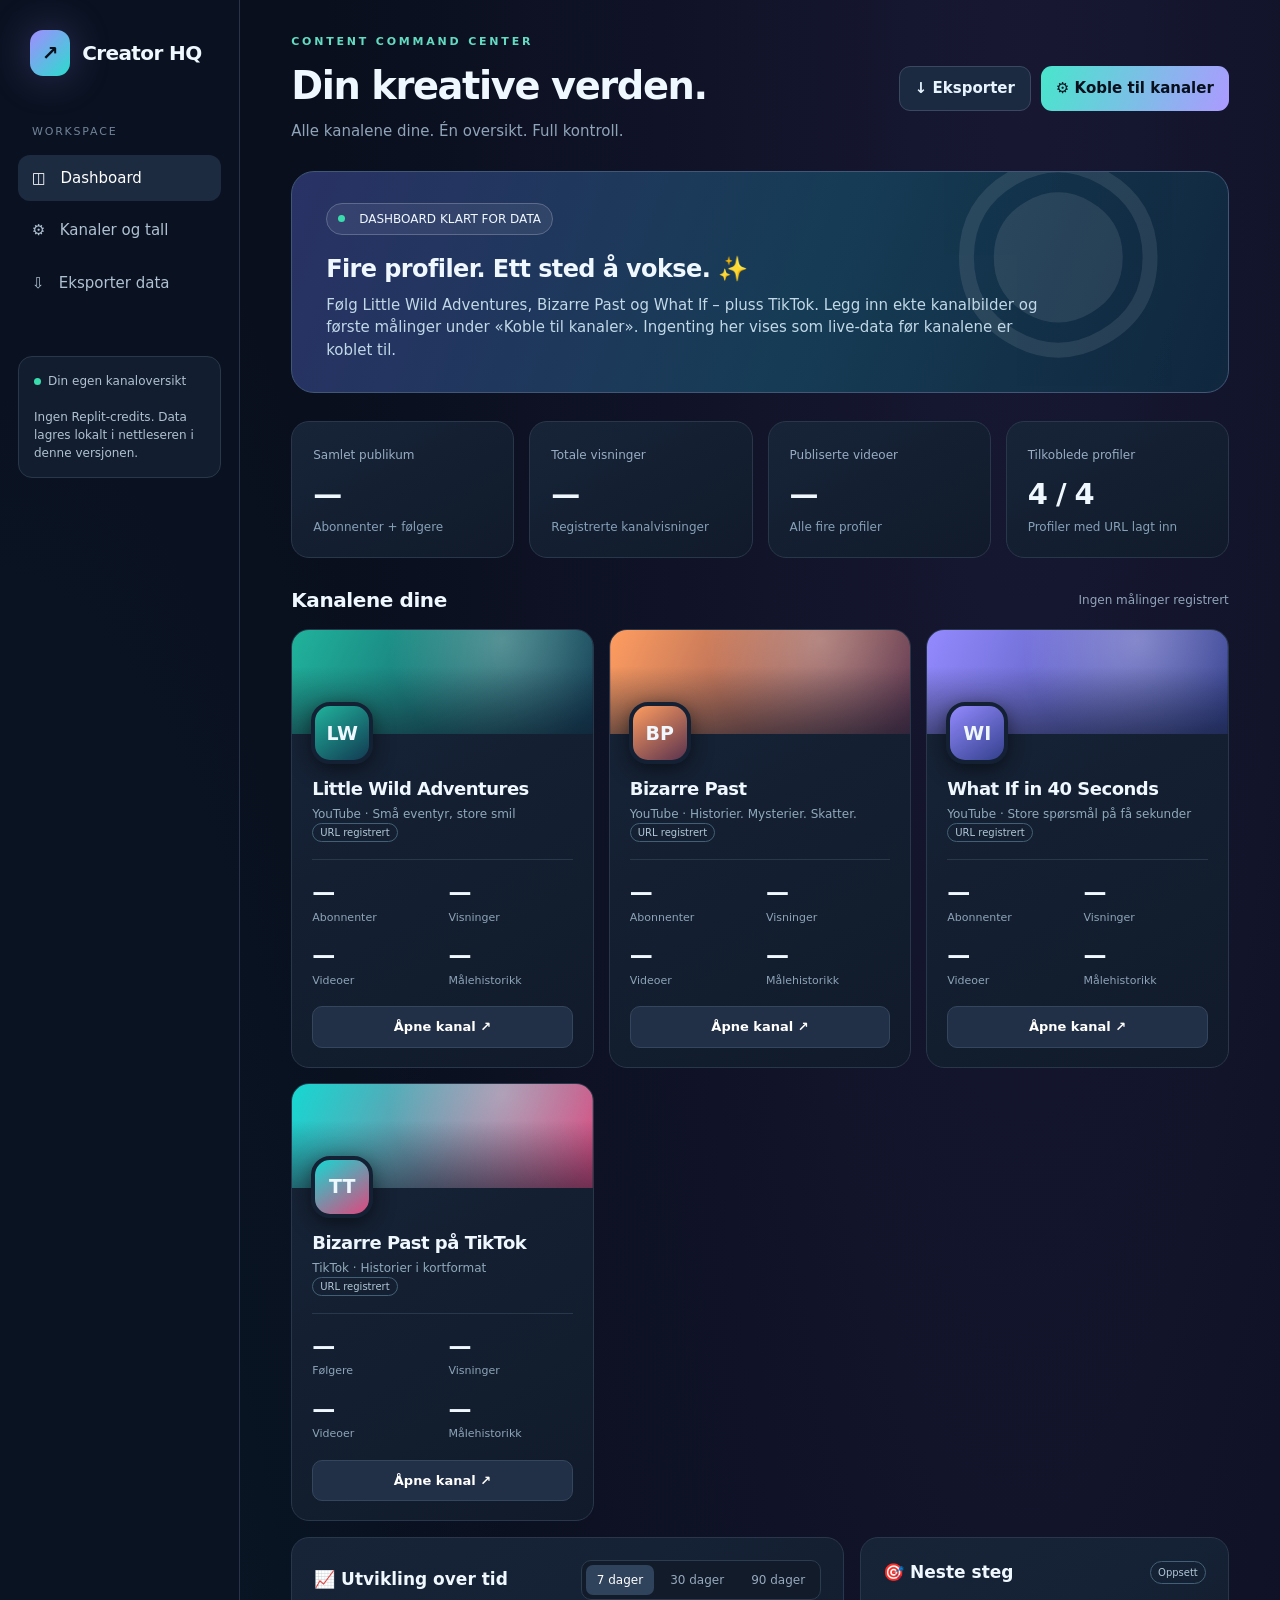
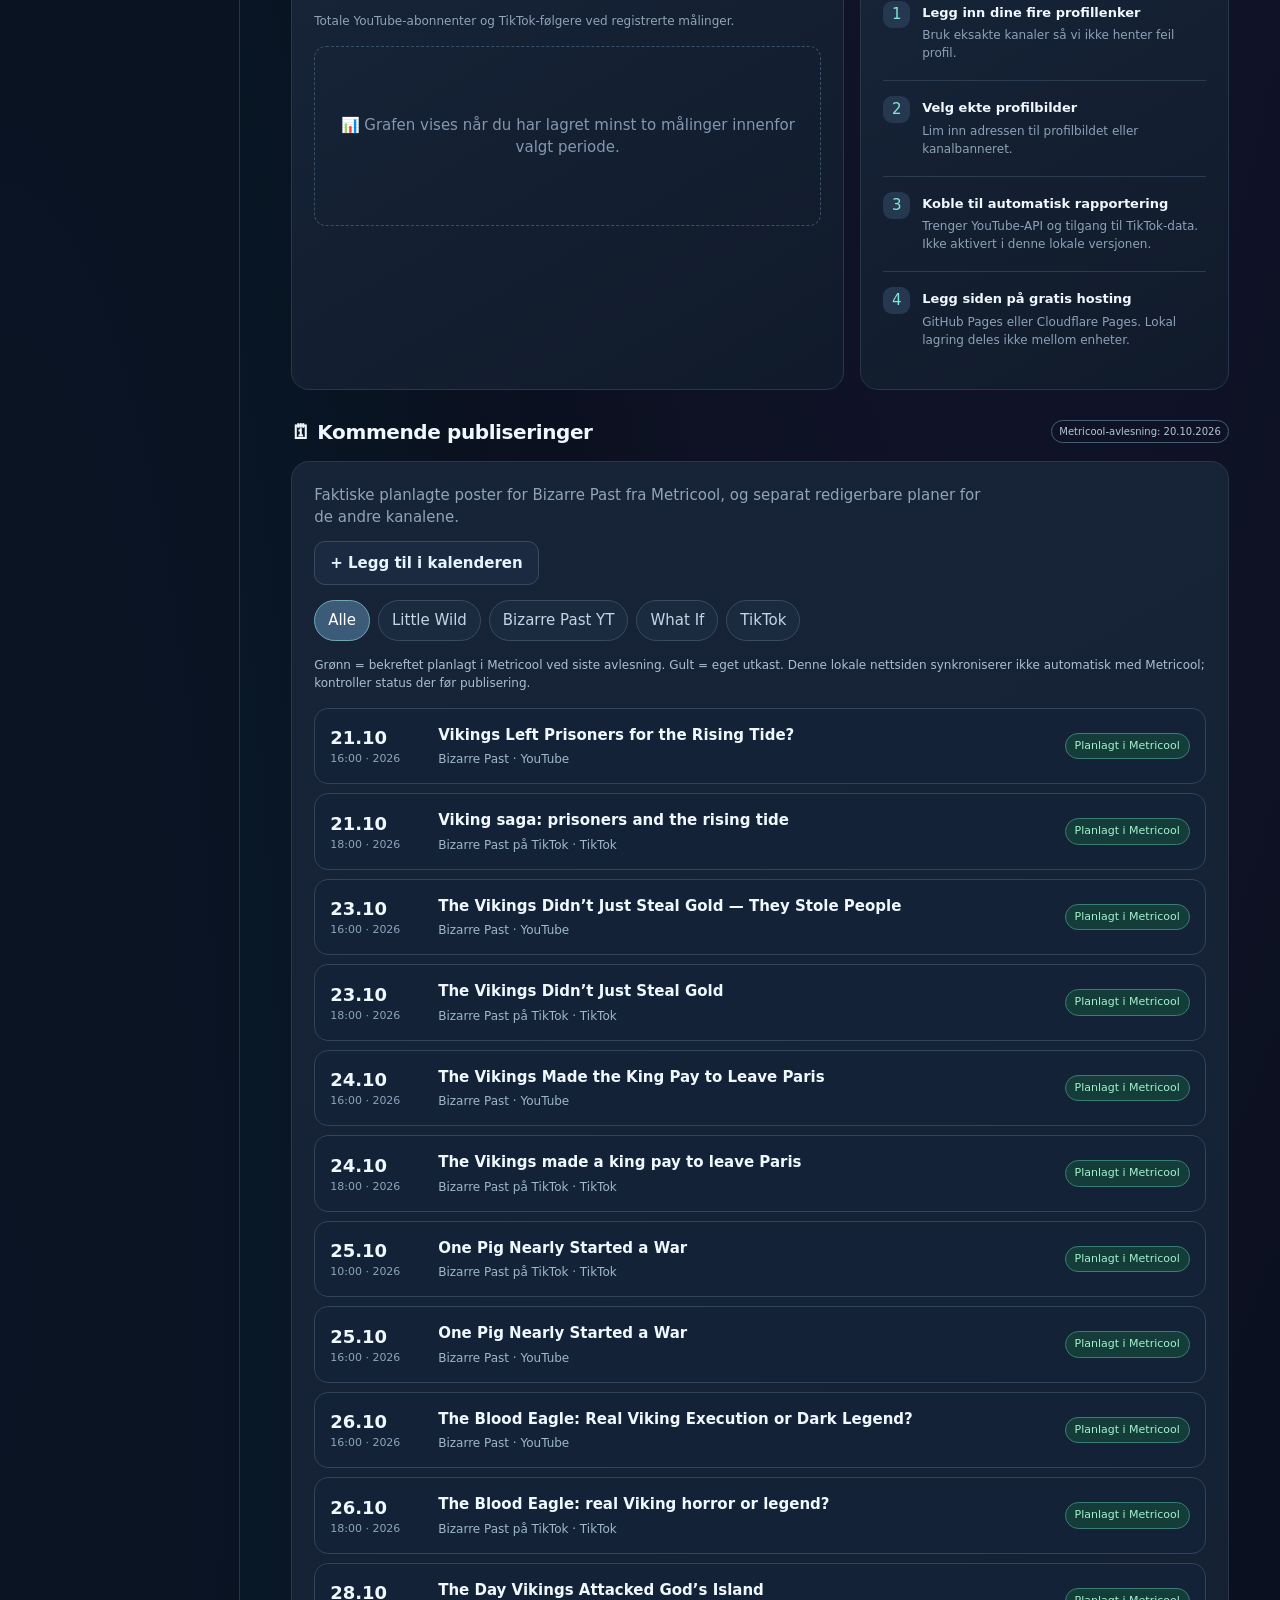
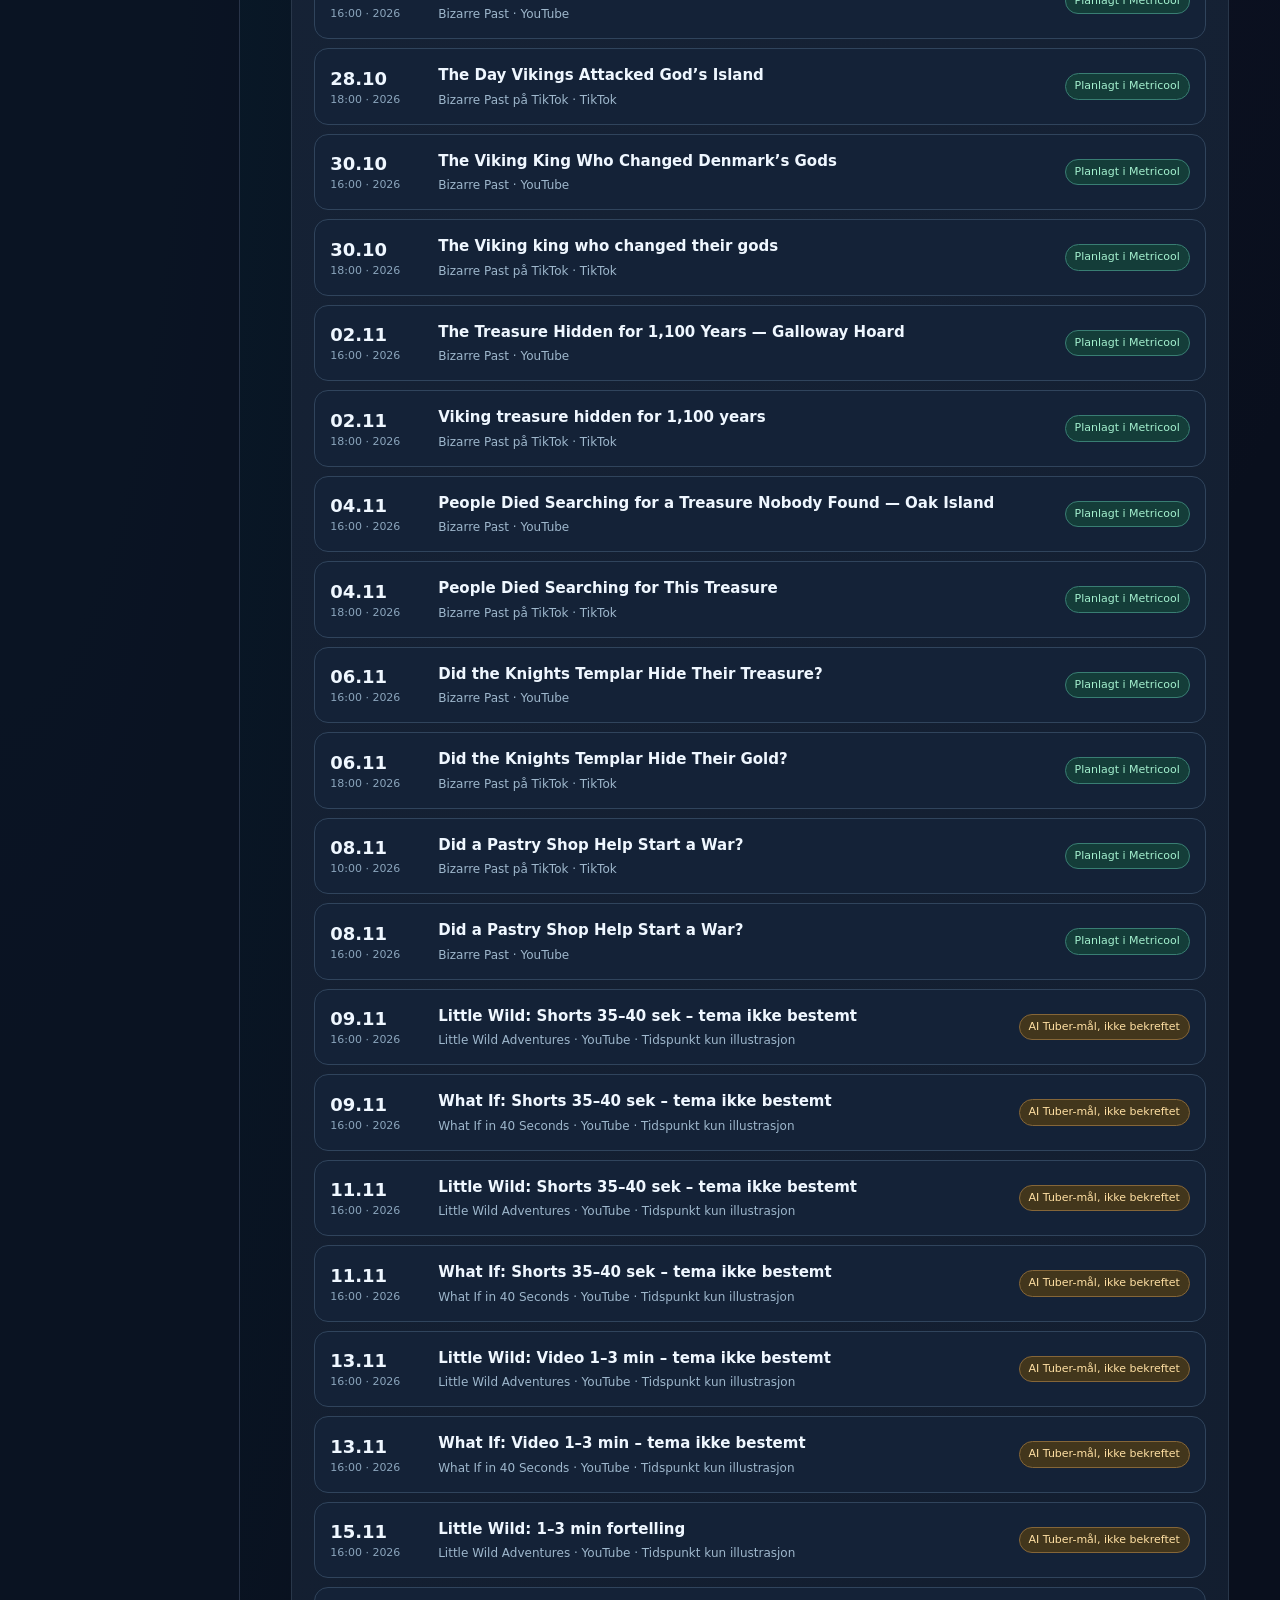
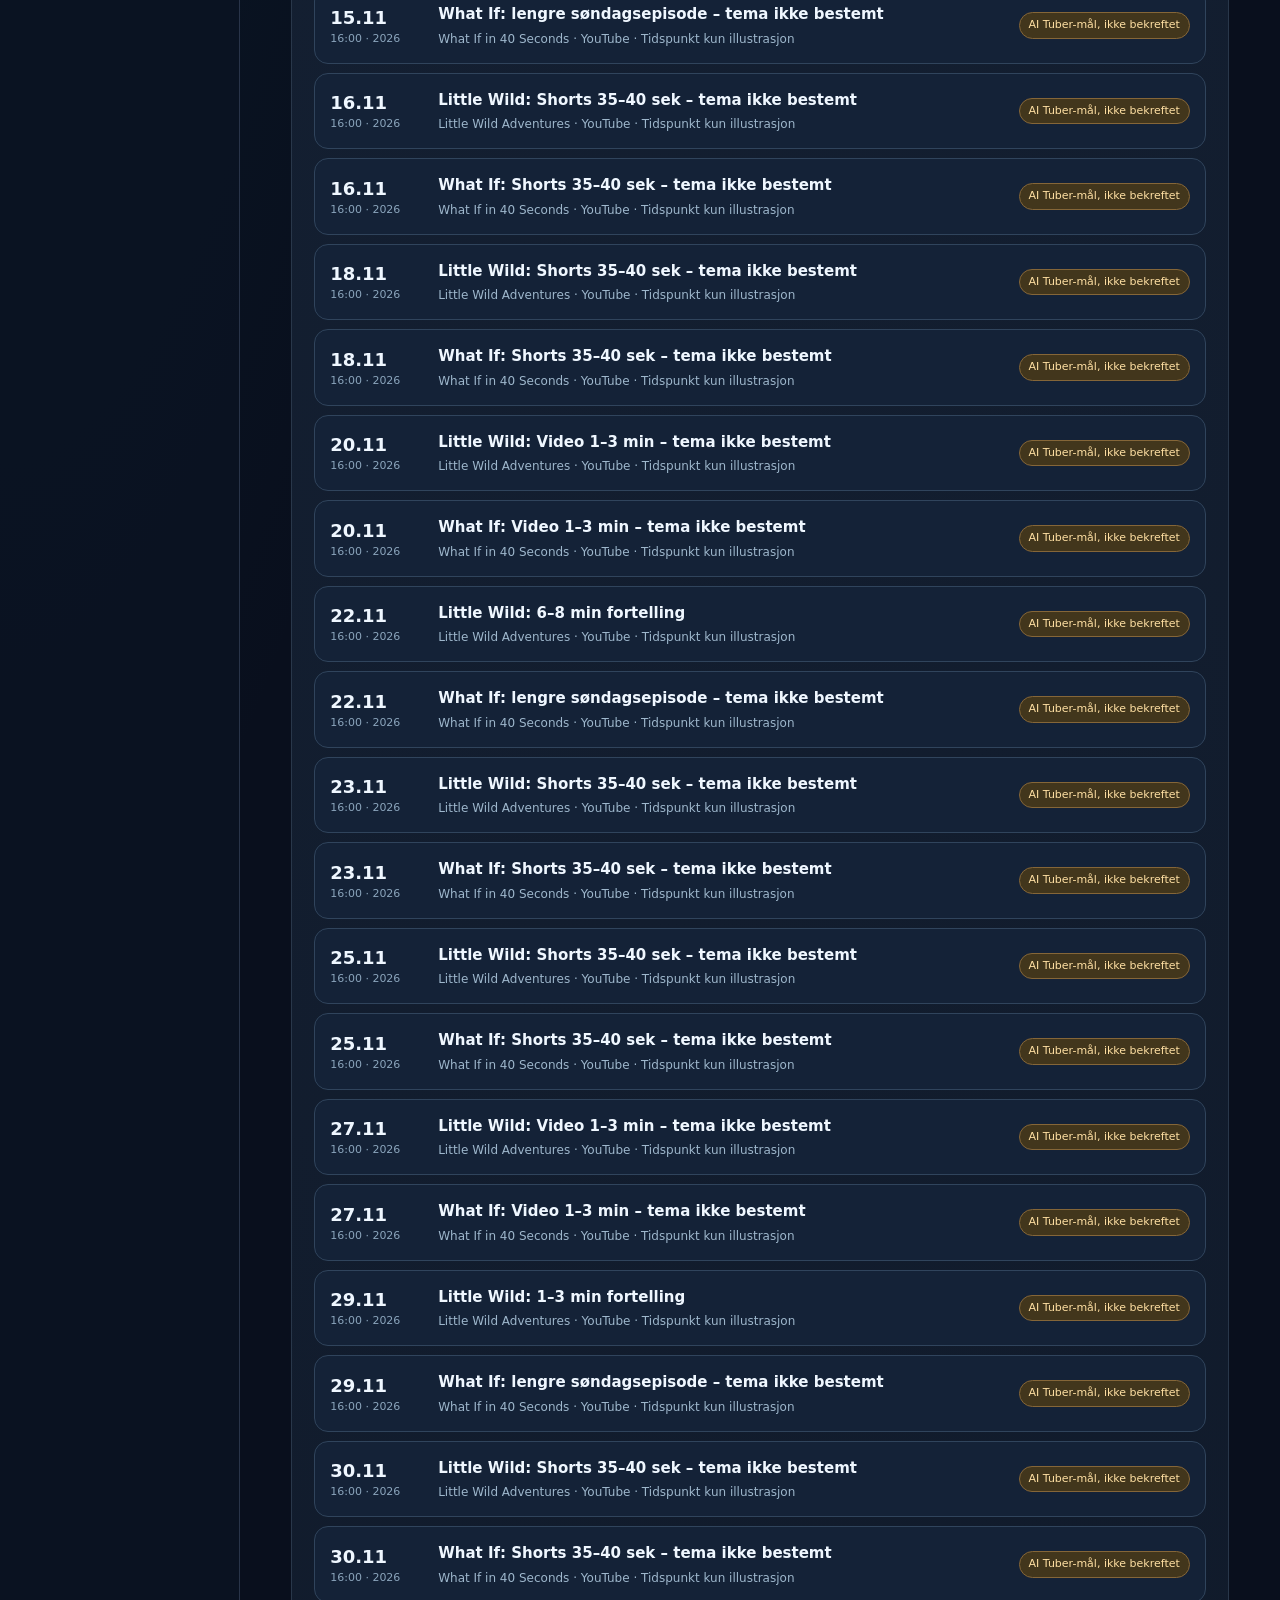
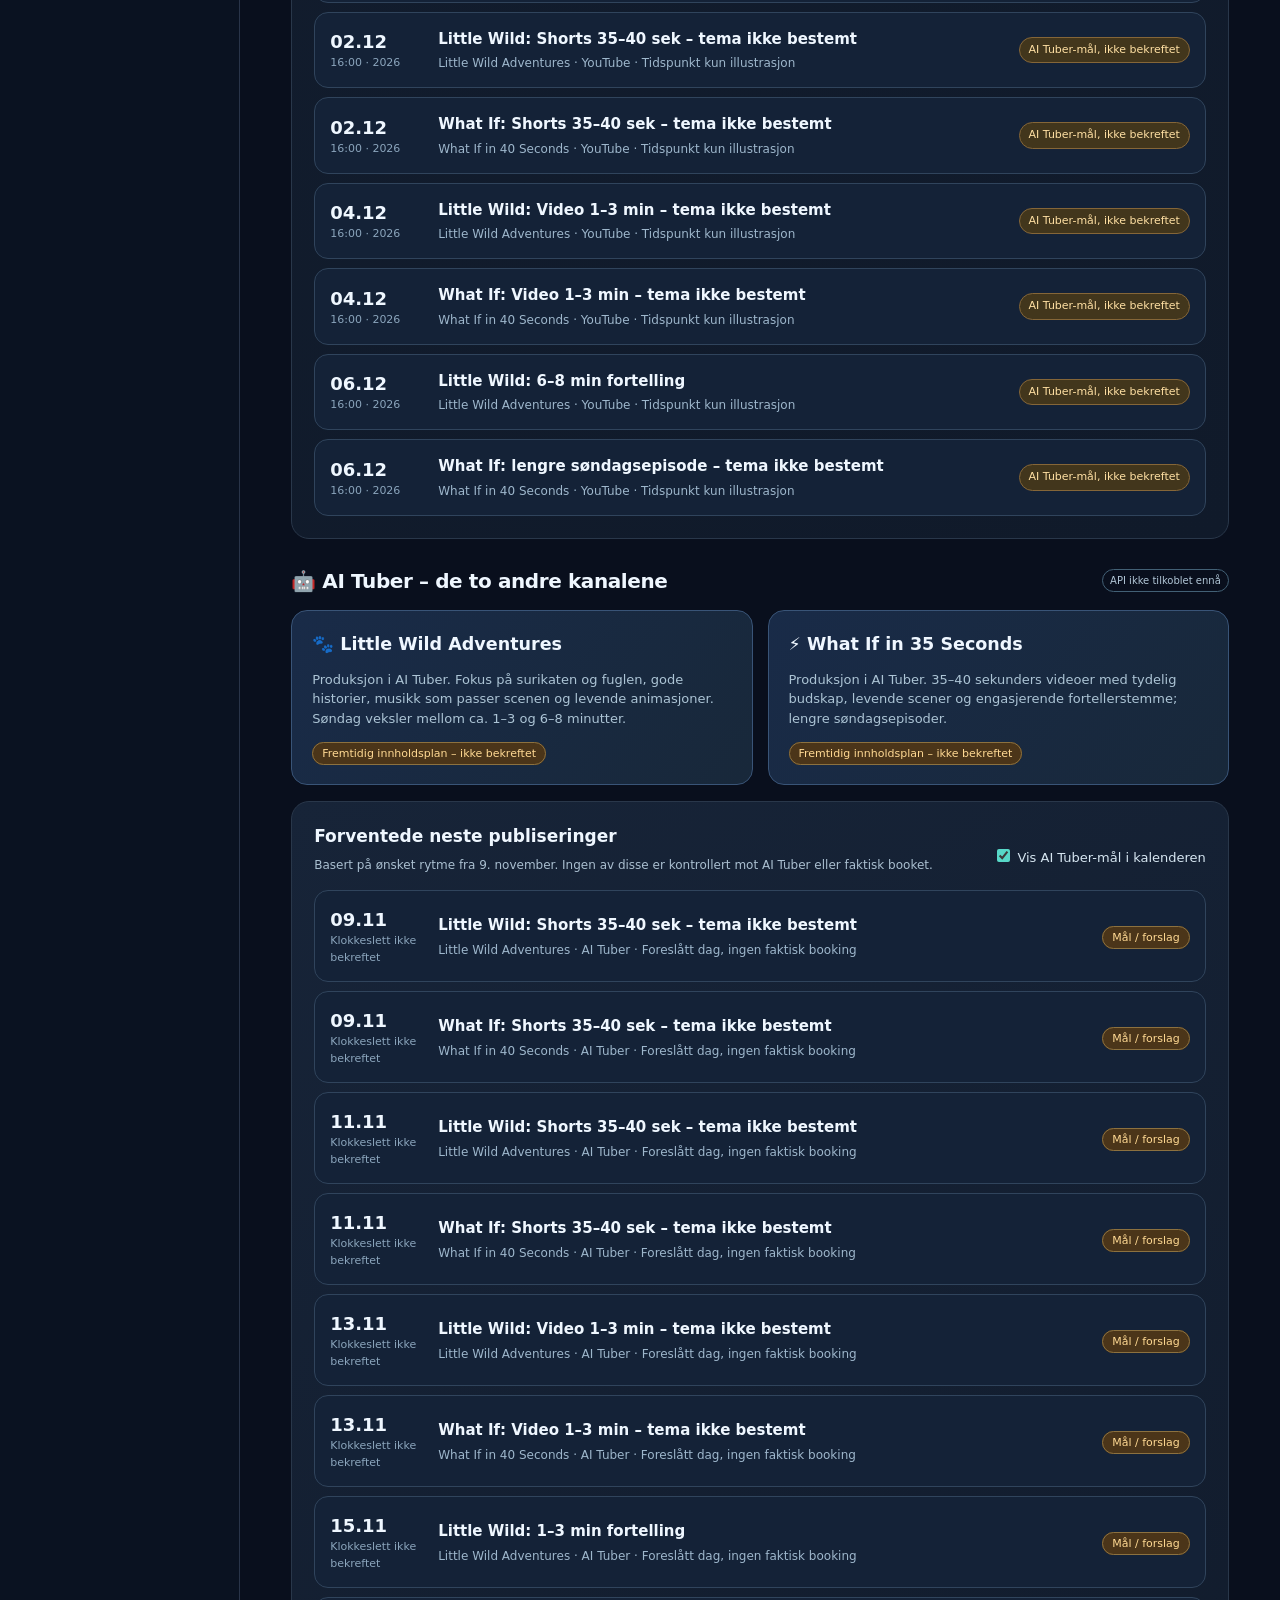
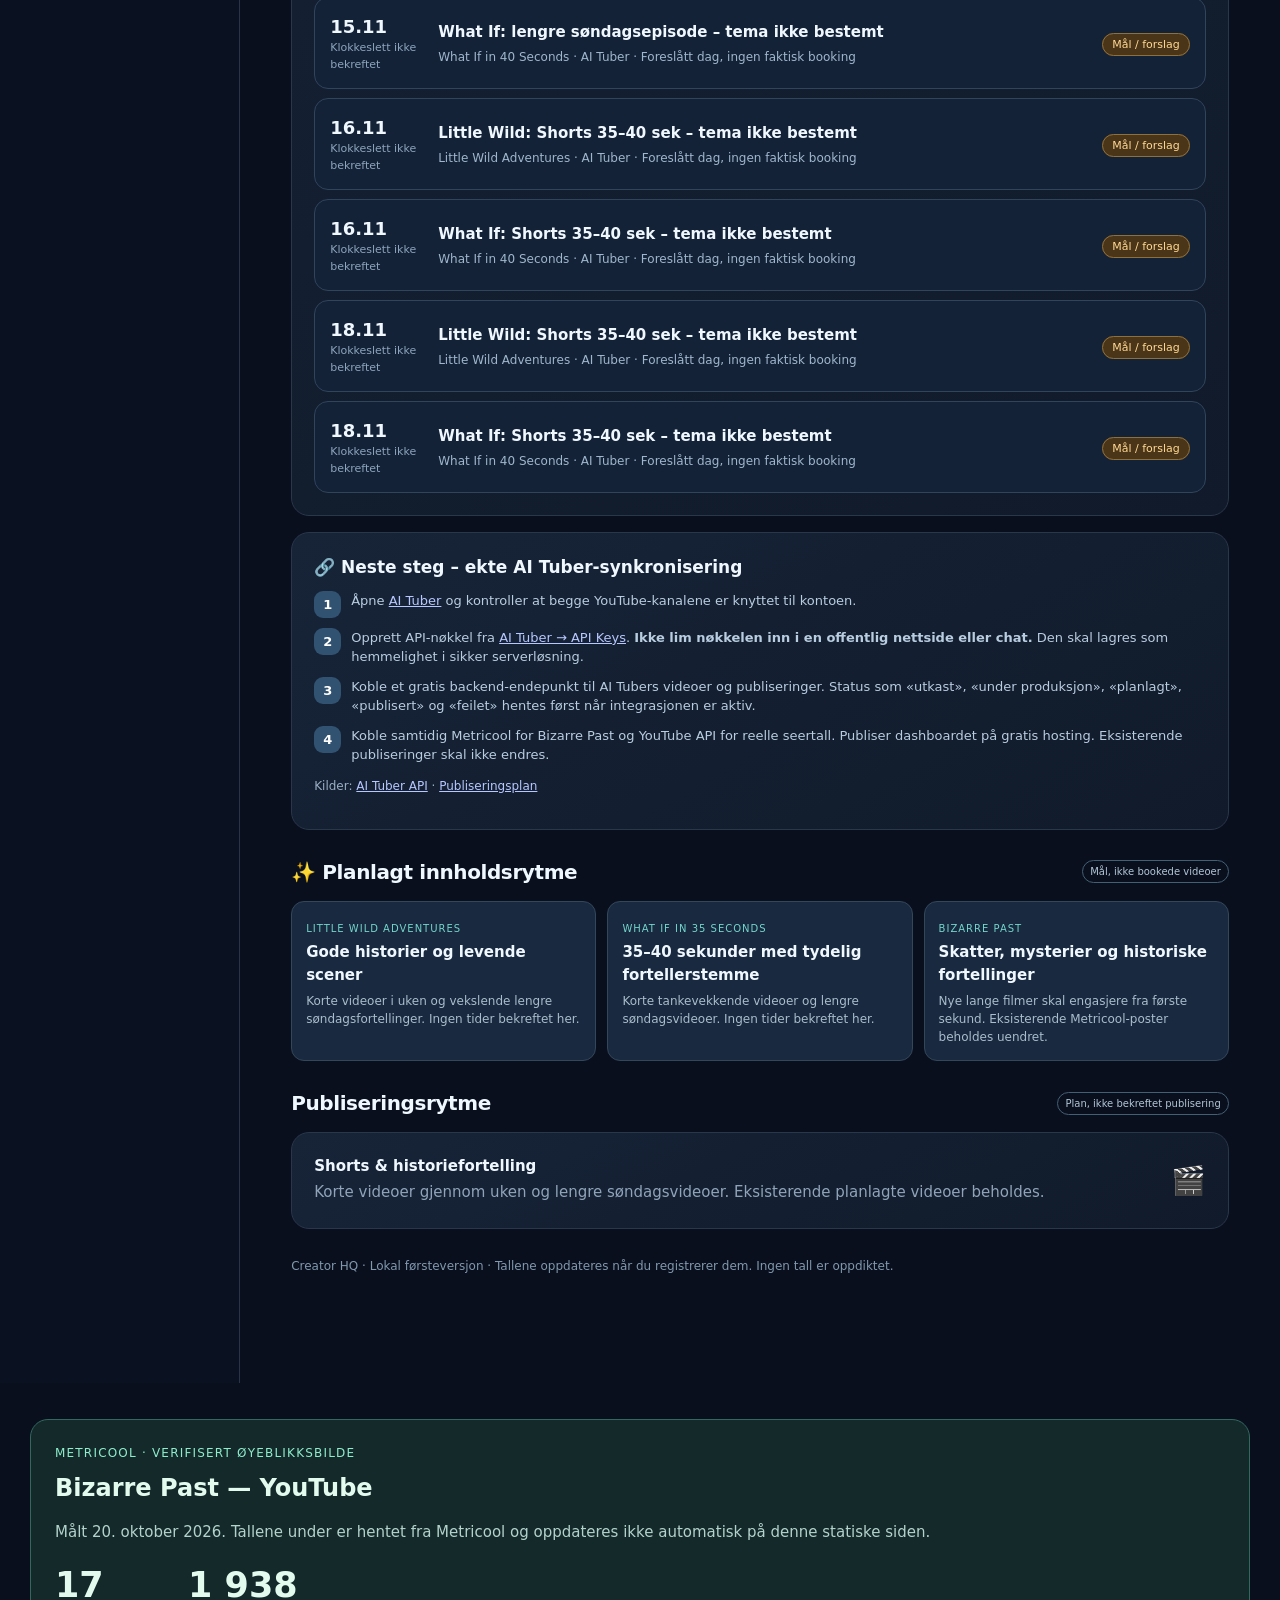
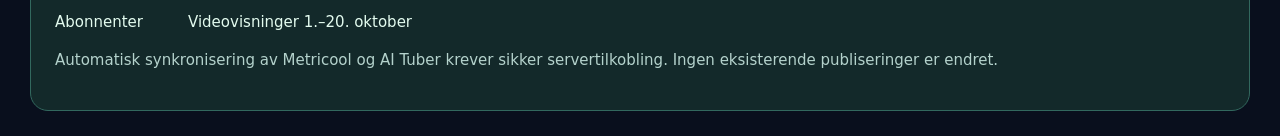
<file: index (2).html>
<!doctype html><html lang="no"><head><meta charset="utf-8"><meta name="viewport" content="width=device-width,initial-scale=1"><meta name="theme-color" content="#080f1c"><title>Creator HQ — Kanaloversikt</title><style>
:root{color-scheme:dark;--bg:#090f1d;--panel:#121c2c;--panel2:#172337;--line:#29374a;--muted:#90a4b9;--text:#eff7ff;--a:#9c8cff;--b:#23d5af;--c:#ffb764}*{box-sizing:border-box}body{margin:0;background:radial-gradient(ellipse 55% 40% at 80% 0%,#2a224e70,transparent),radial-gradient(ellipse 45% 30% at 0% 30%,#064b5f40,transparent),var(--bg);color:var(--text);font:15px/1.5 Inter,ui-sans-serif,system-ui,-apple-system,Segoe UI,sans-serif;min-height:100vh}button,input,select,textarea{font:inherit}button{cursor:pointer}a{color:#b7c7ff}.layout{display:grid;grid-template-columns:240px minmax(0,1fr);min-height:100vh}.aside{padding:30px 18px;border-right:1px solid #293449;background:#0b1322da}.logo{display:flex;align-items:center;gap:12px;font-weight:800;font-size:20px;letter-spacing:-.6px;padding:0 12px 34px}.logo-icon{border-radius:13px;padding:8px 12px;background:linear-gradient(135deg,#a18dff,#2addce);color:#07101a;box-shadow:0 0 40px #9686f84d}.side-title{font-size:11px;letter-spacing:1.8px;text-transform:uppercase;color:#718399;margin:14px 14px}.nav{padding:12px 14px;display:flex;gap:13px;align-items:center;border-radius:12px;margin:6px 0;color:#afc1d2;background:transparent;border:0;width:100%;text-align:left}.nav.active,.nav:hover{background:#1d2b40;color:white}.aside-note{margin-top:50px;padding:15px;border:1px solid var(--line);background:#121e30;border-radius:14px;color:#b0c1d2;font-size:12px}.green-dot{display:inline-block;background:#39ddad;height:7px;width:7px;border-radius:50%;margin-right:7px}.main{padding:34px min(4vw,58px) 80px;max-width:1640px;width:100%}.top{display:flex;justify-content:space-between;align-items:center;gap:20px}.eyebrow{font-size:11px;color:#63dbc2;letter-spacing:2.8px;font-weight:800}.h1{font-size:clamp(29px,3vw,43px);letter-spacing:-1.4px;font-weight:850;margin:6px 0}.sub{color:var(--muted);margin:0}.actions{display:flex;gap:10px;flex-wrap:wrap}.btn{border-radius:11px;border:1px solid #3a4960;padding:10px 15px;color:#e7f4ff;background:#1b2a40;font-weight:650}.btn.primary{border:0;color:#07101c;background:linear-gradient(110deg,#48e6cc,#ac9aff)}.btn:focus-visible,.nav:focus-visible{outline:2px solid #a6f3e2}.hero{position:relative;overflow:hidden;background:linear-gradient(110deg,#293265 0%,#163c55 55%,#10273e 100%);border:1px solid #405777;border-radius:23px;padding:31px 34px;margin:28px 0}.hero:after{content:'◉';font-size:260px;font-weight:900;position:absolute;right:6%;top:-132px;opacity:.09;color:white}.hero>*{position:relative;z-index:1}.hero h2{font-size:24px;margin:2px 0 7px;letter-spacing:-.6px}.hero p{max-width:720px;color:#c1d8e7;margin:0}.status{display:inline-flex;gap:7px;align-items:center;padding:6px 11px;border:1px solid #5d6a8a;border-radius:99px;font-size:12px;margin-bottom:14px;background:#ffffff12}.metrics{display:grid;grid-template-columns:repeat(4,minmax(0,1fr));gap:15px}.metric,.panel,.channel{background:linear-gradient(150deg,#172438,#101a2a);border:1px solid var(--line);border-radius:18px}.metric{padding:21px}.metric small{color:#98adc3;font-size:12px}.metric .val{font-size:29px;letter-spacing:-1px;font-weight:800;margin:7px 0 2px}.metric .foot{color:#86a0b7;font-size:12px}.section-heading{display:flex;justify-content:space-between;align-items:center;gap:12px;margin:27px 0 14px}.section-heading h2{font-size:20px;letter-spacing:-.4px;margin:0}.muted{color:var(--muted)}.channels{display:grid;grid-template-columns:repeat(3,minmax(0,1fr));gap:15px}.channel{overflow:hidden}.cover{height:104px;position:relative;background:radial-gradient(circle at 70% 10%,#ffffff45,transparent 50%),linear-gradient(115deg,var(--from),var(--to));background-size:cover;background-position:center}.cover:after{content:'';position:absolute;inset:0;background:linear-gradient(0deg,#101a2a88,transparent 65%)}.avatar{width:62px;height:62px;border:4px solid #142033;background:linear-gradient(145deg,var(--from),var(--to));border-radius:19px;position:absolute;left:19px;bottom:-30px;display:grid;place-items:center;font-weight:900;font-size:19px;z-index:2;box-shadow:0 5px 20px #0008;background-size:cover;background-position:center}.channel-body{padding:41px 20px 19px}.channel h3{font-size:18px;letter-spacing:-.5px;margin:0}.platform{color:#8fa9bb;font-size:12px;margin-top:3px}.channel-stats{display:grid;grid-template-columns:1fr 1fr;gap:12px;border-top:1px solid var(--line);margin-top:18px;padding-top:15px}.big-stat{font-weight:800;font-size:23px}.channel-stats small{display:block;color:#8da4b8;font-size:11px}.smallbutton{margin-top:17px;width:100%;background:#223047;color:white;border:1px solid #34465d;border-radius:10px;padding:10px;font-size:13px;font-weight:700}.bottom{display:grid;grid-template-columns:1.5fr 1fr;gap:16px;margin-top:16px}.panel{padding:22px}.panel-title{display:flex;align-items:center;justify-content:space-between;gap:10px}.panel h3{margin:0;font-size:17px}.pills{display:flex;gap:5px;background:#111b2a;border:1px solid #2b3c50;border-radius:10px;padding:4px}.pill{border:0;padding:6px 11px;border-radius:7px;color:#96a9bd;background:none;font-size:12px}.pill.sel{background:#30435c;color:white}.chart{width:100%;height:240px;margin-top:17px}.empty{color:#8497b0;text-align:center;display:flex;align-items:center;justify-content:center;min-height:180px;border:1px dashed #38506a;border-radius:12px;margin-top:16px;padding:20px}.todo{border-bottom:1px solid #2b3c50;padding:15px 0;display:flex;gap:12px}.todo:last-child{border-bottom:0}.todo .n{width:27px;height:27px;border-radius:9px;display:grid;place-items:center;background:#263750;color:#7de8d6;flex-shrink:0}.todo strong{font-size:13px}.todo p{color:#8da2b7;font-size:12px;margin:3px 0}.footer{padding:28px 0;color:#8198ae;font-size:12px}.drawer-back{position:fixed;inset:0;background:#02080dbd;z-index:10;display:none;align-items:center;justify-content:center;padding:15px}.drawer-back.show{display:flex}.drawer{width:min(750px,100%);max-height:90vh;overflow:auto;padding:28px;background:#121e30;border:1px solid #496078;border-radius:20px;box-shadow:0 40px 90px #000b}.drawer h2{margin:0 0 4px}.gridform{display:grid;grid-template-columns:1fr 1fr;gap:13px}.field{display:block;font-size:12px;color:#a9bfd2;margin:12px 0 4px}.field input{display:block;width:100%;border-radius:10px;color:white;background:#0b1524;border:1px solid #354a61;padding:10px;margin-top:5px}.sep{border:0;border-top:1px solid var(--line);margin:22px 0}.tiny{font-size:12px;color:#9aafc4}.row{display:flex;align-items:center;justify-content:space-between;gap:12px}.hidden{display:none!important}.tt{grid-column:1/-1}.notice{border:1px solid #345a68;background:#0b34403d;padding:10px 15px;border-radius:12px;color:#b9e7e6;font-size:12px;margin:12px 0}.tag{font-size:10px;border:1px solid #426075;border-radius:30px;padding:3px 7px;color:#b1c6d6;vertical-align:middle;white-space:nowrap}@media(max-width:1120px){.channels{grid-template-columns:repeat(2,1fr)}.metrics{grid-template-columns:repeat(2,1fr)}}@media(max-width:770px){.layout{display:block}.aside{display:none}.main{padding:22px 15px}.top{align-items:flex-start;flex-direction:column}.hero{padding:23px}.channels,.bottom{grid-template-columns:1fr}.gridform{grid-template-columns:1fr}.tt{grid-column:auto}.h1{font-size:32px}.metrics{gap:9px}.metric{padding:14px}.metric .val{font-size:23px}}

.schedule-controls{display:flex;flex-wrap:wrap;gap:8px;margin:15px 0}.schedule-controls button{border:1px solid #384b61;border-radius:999px;padding:8px 13px;background:#1a2b40;color:#c4d5e5}.schedule-controls button.active{background:#3c5b78;color:#fff;border-color:#70aaae}.sched-list{display:grid;gap:9px}.sched-item{display:grid;grid-template-columns:93px 1fr auto;gap:15px;align-items:center;padding:15px;border:1px solid #30445c;background:#142237;border-radius:14px}.sched-date{font-weight:800;font-size:18px}.sched-date small{display:block;color:#8ba5bc;font-weight:400;font-size:11px}.sched-title{font-weight:700}.sched-meta{font-size:12px;color:#9eb7cc;margin-top:4px}.status-chip{display:inline-block;color:#a4f1cf;border:1px solid #397e73;background:#143d39;padding:4px 9px;border-radius:99px;font-size:11px;white-space:nowrap}.status-chip.goal{color:#ffe0a3;border-color:#856638;background:#42361c}.sched-actions{display:flex;align-items:center;gap:8px}.sched-actions button{border:1px solid #405269;border-radius:9px;background:#20334a;color:#dbeefa;padding:7px 9px}.schedule-note{font-size:12px;color:#aabfd0;margin:7px 0 16px}.planner-grid{display:grid;grid-template-columns:repeat(3,1fr);gap:11px}.planner-card{border:1px solid #33475b;background:#19293f;padding:14px;border-radius:13px}.planner-card b{display:block;margin:3px 0 6px}.planner-card p{margin:0;color:#a9bdcc;font-size:12px}.planner-card span{font-size:10px;letter-spacing:1px;color:#73d5cc}.addform{display:grid;grid-template-columns:1fr 1fr;gap:10px}.addform input,.addform select{background:#0c1726;color:white;border:1px solid #41566b;border-radius:10px;padding:10px;width:100%}.addform label{font-size:12px;color:#abc2d7}.addform label input,.addform label select{display:block;margin-top:4px}.wide{grid-column:1/-1}@media(max-width:770px){.sched-item{grid-template-columns:65px 1fr;gap:10px}.sched-actions{grid-column:2}.planner-grid,.addform{grid-template-columns:1fr}.wide{grid-column:auto}}

.aituber-spot{display:grid;grid-template-columns:1fr 1fr;gap:15px}.aituber-card{background:linear-gradient(130deg,#192b48,#18283a);border:1px solid #395477;border-radius:16px;padding:20px}.aituber-card h3{margin:0 0 8px}.aituber-card p{color:#acc4d5;font-size:13px}.aituber-card a{display:inline-block;margin-top:5px}.syncstep{display:flex;gap:10px;margin:10px 0;color:#b9cde0;font-size:13px}.stepnum{flex:0 0 27px;height:27px;background:#315270;border-radius:9px;display:grid;place-items:center;color:white;font-weight:800}.goal-chip{color:#ffd993;border:1px solid #8c713f;background:#4b3519;padding:4px 9px;border-radius:99px;font-size:11px}.goal-header{display:flex;align-items:center;justify-content:space-between;gap:8px;flex-wrap:wrap}.goal-header label{font-size:13px;color:#d6e6f1}.goal-header input{accent-color:#57d8c8}@media(max-width:770px){.aituber-spot{grid-template-columns:1fr}}
</style></head><body><div class="layout"><aside class="aside"><div class="logo"><div class="logo-icon">↗</div> Creator HQ</div><div class="side-title">Workspace</div><button class="nav active">◫ &nbsp; Dashboard</button><button class="nav" onclick="openSettings()">⚙ &nbsp; Kanaler og tall</button><button class="nav" onclick="backup()">⇩ &nbsp; Eksporter data</button><div class="aside-note"><span class="green-dot"></span>Din egen kanaloversikt<br><br>Ingen Replit-credits. Data lagres lokalt i nettleseren i denne versjonen.</div></aside><main class="main"><div class="top"><div><div class="eyebrow">CONTENT COMMAND CENTER</div><div class="h1">Din kreative verden.</div><p class="sub">Alle kanalene dine. Én oversikt. Full kontroll.</p></div><div class="actions"><button class="btn" onclick="backup()">↓ Eksporter</button><button class="btn primary" onclick="openSettings()">⚙ Koble til kanaler</button></div></div><div class="hero"><span class="status"><span class="green-dot"></span> DASHBOARD KLART FOR DATA</span><h2>Fire profiler. Ett sted å vokse. ✨</h2><p>Følg Little Wild Adventures, Bizarre Past og What If – pluss TikTok. Legg inn ekte kanalbilder og første målinger under «Koble til kanaler». Ingenting her vises som live-data før kanalene er koblet til.</p></div><div class="metrics" id="metrics"></div><div class="section-heading"><h2>Kanalene dine</h2><span class="muted" style="font-size:12px" id="updated">Ikke oppdatert</span></div><div class="channels" id="channels"></div><div class="bottom"><div class="panel"><div class="panel-title"><h3>📈 Utvikling over tid</h3><div class="pills"><button class="pill sel" onclick="setDays(7,this)">7 dager</button><button class="pill" onclick="setDays(30,this)">30 dager</button><button class="pill" onclick="setDays(90,this)">90 dager</button></div></div><p class="muted" style="font-size:12px">Totale YouTube-abonnenter og TikTok-følgere ved registrerte målinger.</p><div id="chart"></div></div><div class="panel"><div class="panel-title"><h3>🎯 Neste steg</h3><span class="tag">Oppsett</span></div><div class="todo"><div class="n">1</div><div><strong>Legg inn dine fire profillenker</strong><p>Bruk eksakte kanaler så vi ikke henter feil profil.</p></div></div><div class="todo"><div class="n">2</div><div><strong>Velg ekte profilbilder</strong><p>Lim inn adressen til profilbildet eller kanalbanneret.</p></div></div><div class="todo"><div class="n">3</div><div><strong>Koble til automatisk rapportering</strong><p>Trenger YouTube-API og tilgang til TikTok-data. Ikke aktivert i denne lokale versjonen.</p></div></div><div class="todo"><div class="n">4</div><div><strong>Legg siden på gratis hosting</strong><p>GitHub Pages eller Cloudflare Pages. Lokal lagring deles ikke mellom enheter.</p></div></div></div></div><div class="section-heading" id="publication"><h2>🗓 Kommende publiseringer</h2><span class="tag">Metricool-avlesning: 20.10.2026</span></div><div class="panel"><div class="row" style="flex-wrap:wrap"><p class="muted" style="margin:0;max-width:680px">Faktiske planlagte poster for Bizarre Past fra Metricool, og separat redigerbare planer for de andre kanalene.</p><button class="btn" onclick="openPlanner()">+ Legg til i kalenderen</button></div><div class="schedule-controls" id="scheduleFilters"></div><div class="schedule-note">Grønn = bekreftet planlagt i Metricool ved siste avlesning. Gult = eget utkast. Denne lokale nettsiden synkroniserer ikke automatisk med Metricool; kontroller status der før publisering.</div><div class="sched-list" id="scheduleItems"></div></div><div class="section-heading"><h2>🤖 AI Tuber – de to andre kanalene</h2><span class="tag">API ikke tilkoblet ennå</span></div><div class="aituber-spot"><div class="aituber-card"><h3>🐾 Little Wild Adventures</h3><p>Produksjon i AI Tuber. Fokus på surikaten og fuglen, gode historier, musikk som passer scenen og levende animasjoner. Søndag veksler mellom ca. 1–3 og 6–8 minutter.</p><span class="goal-chip">Fremtidig innholdsplan – ikke bekreftet</span></div><div class="aituber-card"><h3>⚡ What If in 35 Seconds</h3><p>Produksjon i AI Tuber. 35–40 sekunders videoer med tydelig budskap, levende scener og engasjerende fortellerstemme; lengre søndagsepisoder.</p><span class="goal-chip">Fremtidig innholdsplan – ikke bekreftet</span></div></div><div class="panel" style="margin-top:16px"><div class="goal-header"><div><h3>Forventede neste publiseringer</h3><p class="schedule-note">Basert på ønsket rytme fra 9. november. Ingen av disse er kontrollert mot AI Tuber eller faktisk booket.</p></div><label><input type="checkbox" id="showAIGoals" checked onchange="scheduleRender()"> Vis AI Tuber-mål i kalenderen</label></div><div class="sched-list" id="aiGoalPreview"></div></div><div class="panel" style="margin-top:16px"><h3>🔗 Neste steg – ekte AI Tuber-synkronisering</h3><div class="syncstep"><span class="stepnum">1</span><div>Åpne <a href="https://app.aituber.app" target="_blank" rel="noopener noreferrer">AI Tuber</a> og kontroller at begge YouTube-kanalene er knyttet til kontoen.</div></div><div class="syncstep"><span class="stepnum">2</span><div>Opprett API-nøkkel fra <a href="https://app.aituber.app" target="_blank" rel="noopener noreferrer">AI Tuber → API Keys</a>. <b>Ikke lim nøkkelen inn i en offentlig nettside eller chat.</b> Den skal lagres som hemmelighet i sikker serverløsning.</div></div><div class="syncstep"><span class="stepnum">3</span><div>Koble et gratis backend-endepunkt til AI Tubers videoer og publiseringer. Status som «utkast», «under produksjon», «planlagt», «publisert» og «feilet» hentes først når integrasjonen er aktiv.</div></div><div class="syncstep"><span class="stepnum">4</span><div>Koble samtidig Metricool for Bizarre Past og YouTube API for reelle seertall. Publiser dashboardet på gratis hosting. Eksisterende publiseringer skal ikke endres.</div></div><p class="tiny">Kilder: <a href="https://help.aituber.app/en/article/api-quickstart-1084jjo/" target="_blank" rel="noopener noreferrer">AI Tuber API</a> · <a href="https://help.aituber.app/en/article/how-to-publish-or-schedule-a-video-14usz2d/" target="_blank" rel="noopener noreferrer">Publiseringsplan</a></p></div><div class="section-heading"><h2>✨ Planlagt innholdsrytme</h2><span class="tag">Mål, ikke bookede videoer</span></div><div class="planner-grid"><div class="planner-card"><span>LITTLE WILD ADVENTURES</span><b>Gode historier og levende scener</b><p>Korte videoer i uken og vekslende lengre søndagsfortellinger. Ingen tider bekreftet her.</p></div><div class="planner-card"><span>WHAT IF IN 35 SECONDS</span><b>35–40 sekunder med tydelig fortellerstemme</b><p>Korte tankevekkende videoer og lengre søndagsvideoer. Ingen tider bekreftet her.</p></div><div class="planner-card"><span>BIZARRE PAST</span><b>Skatter, mysterier og historiske fortellinger</b><p>Nye lange filmer skal engasjere fra første sekund. Eksisterende Metricool-poster beholdes uendret.</p></div></div><div class="section-heading"><h2>Publiseringsrytme</h2><span class="tag">Plan, ikke bekreftet publisering</span></div><div class="panel"><div class="row"><div><strong>Shorts & historiefortelling</strong><p class="muted" style="margin:3px 0">Korte videoer gjennom uken og lengre søndagsvideoer. Eksisterende planlagte videoer beholdes.</p></div><span style="font-size:28px">🎬</span></div></div><div class="footer">Creator HQ · Lokal førsteversjon · Tallene oppdateres når du registrerer dem. Ingen tall er oppdiktet.</div></main></div><div class="drawer-back" id="overlay" onclick="if(event.target===this)closeSettings()"><div class="drawer"><div class="row"><div><h2>⚙ Kanaler og målinger</h2><div class="tiny">Registrer eksakte kanal-URL-er, bilder og ekte tall.</div></div><button class="btn" onclick="closeSettings()">Lukk ✕</button></div><div class="notice">Denne gratis førstegangsversjonen lagrer data i nettleseren på enheten din. Den bruker ikke API-er ennå. Automatisk live-oppdatering krever en separat sikker integrasjon.</div><div id="forms"></div><div class="row" style="margin-top:22px;flex-wrap:wrap"><button class="btn" onclick="document.getElementById('importer').click()">Importer backup</button><input class="hidden" type="file" accept="application/json" id="importer" onchange="importFile(event)"><div class="actions"><button class="btn" onclick="closeSettings()">Avbryt</button><button class="btn primary" onclick="save()">Lagre måling</button></div></div></div></div><div class="drawer-back" id="planOverlay" onclick="if(event.target===this)closePlanner()"><div class="drawer"><div class="row"><h2>Ny publiseringsplan</h2><button class="btn" onclick="closePlanner()">✕</button></div><p class="tiny">Opprettes bare i denne nettsiden, ikke i YouTube, AI Tuber eller Metricool.</p><div class="addform"><label class="wide">Tittel<input id="planTitle" maxlength="160" placeholder="Videoens tittel"></label><label>Kanal<select id="planChannel"><option value="0">Little Wild Adventures</option><option value="1">Bizarre Past – YouTube</option><option value="2">What If in 35 Seconds</option><option value="3">Bizarre Past – TikTok</option></select></label><label>Dato og tid<input id="planWhen" type="datetime-local"></label><label class="wide">Notater<input id="planNotes" maxlength="300" placeholder="Tema, lengde eller produksjonsstatus"></label></div><div style="margin-top:18px;text-align:right"><button class="btn primary" onclick="addPlan()">Lagre eget utkast</button></div></div></div><script>
const KEY='creator-hq-local-v1';const defaults=[{name:'Little Wild Adventures',platform:'YouTube',subtitle:'Små eventyr, store smil',url:'',avatar:'',banner:'',followers:null,views:null,videos:null,from:'#20b39c',to:'#123a52',initial:'LW'},{name:'Bizarre Past',platform:'YouTube',subtitle:'Historier. Mysterier. Skatter.',url:'',avatar:'',banner:'',followers:null,views:null,videos:null,from:'#ff9d60',to:'#59324e',initial:'BP'},{name:'What If in 35 Seconds',platform:'YouTube',subtitle:'Store spørsmål på få sekunder',url:'',avatar:'',banner:'',followers:null,views:null,videos:null,from:'#938aff',to:'#33408c',initial:'WI'},{name:'Bizarre Past på TikTok',platform:'TikTok',subtitle:'Historier i kortformat',url:'',avatar:'',banner:'',followers:null,views:null,videos:null,from:'#15d8d2',to:'#e0467d',initial:'TT'}];let data;try{data=JSON.parse(localStorage.getItem(KEY))}catch{}if(!data||!Array.isArray(data.channels)||data.channels.length!==4)data={channels:structuredClone(defaults),history:[],updated:null};let days=7;const fmt=n=>n==null?'—':Intl.NumberFormat('no-NO').format(n),sum=key=>data.channels.reduce((a,c)=>a+(Number(c[key])||0),0),allPresent=key=>data.channels.every(c=>c[key]!=null),escapeHTML=s=>String(s||'').replace(/[&<>"']/g,ch=>({'&':'&amp;','<':'&lt;','>':'&gt;','"':'&quot;',"'":'&#39;'}[ch])),validURL=s=>{try{const u=new URL(s);return ['http:','https:'].includes(u.protocol)?u.href:''}catch{return ''}};function render(){document.getElementById('metrics').innerHTML=[['Samlet publikum',allPresent('followers')?fmt(sum('followers')):'—','Abonnenter + følgere'],['Totale visninger',allPresent('views')?fmt(sum('views')):'—','Registrerte kanalvisninger'],['Publiserte videoer',allPresent('videos')?fmt(sum('videos')):'—','Alle fire profiler'],['Tilkoblede profiler',`${data.channels.filter(c=>c.url).length} / 4`,'Profiler med URL lagt inn']].map(([t,v,s])=>`<div class="metric"><small>${t}</small><div class="val">${v}</div><div class="foot">${s}</div></div>`).join('');document.getElementById('channels').innerHTML=data.channels.map((c,i)=>{let av=validURL(c.avatar),bn=validURL(c.banner),bg=bn?`background-image:linear-gradient(0deg,#101a2a55,transparent),url('${escapeHTML(bn)}');`:'';return `<article class="channel" style="--from:${defaults[i].from};--to:${defaults[i].to}"><div class="cover" style="${bg}"><div class="avatar" style="${av?`background-image:url('${escapeHTML(av)}')`:''}">${av?'':defaults[i].initial}</div></div><div class="channel-body"><h3>${escapeHTML(c.name)}</h3><div class="platform">${escapeHTML(c.platform)} · ${escapeHTML(c.subtitle)} <span class="tag">${c.url?'URL registrert':'Mangler URL'}</span></div><div class="channel-stats"><div><div class="big-stat">${fmt(c.followers)}</div><small>${c.platform==='TikTok'?'Følgere':'Abonnenter'}</small></div><div><div class="big-stat">${fmt(c.views)}</div><small>Visninger</small></div><div><div class="big-stat">${fmt(c.videos)}</div><small>Videoer</small></div><div><div class="big-stat">${data.history.length? '✓':'—'}</div><small>Målehistorikk</small></div></div><button class="smallbutton" onclick="${c.url?`window.open(data.channels[${i}].url,'_blank','noopener,noreferrer')`:'openSettings()'}">${c.url?'Åpne kanal ↗':'Legg inn kanallenke →'}</button></div></article>`}).join('');document.getElementById('updated').textContent=data.updated?'Sist registrert: '+new Date(data.updated).toLocaleString('no-NO'):'Ingen målinger registrert';chart()}
function chart(){const since=Date.now()-days*864e5,h=data.history.filter(x=>new Date(x.at).getTime()>=since);if(h.length<2){document.getElementById('chart').innerHTML='<div class="empty">📊 Grafen vises når du har lagret minst to målinger innenfor valgt periode.</div>';return}const W=750,H=240,P=32,vals=h.map(x=>x.followers),mn=Math.min(...vals),mx=Math.max(...vals),pad=Math.max(1,(mx-mn)*.2),lo=Math.max(0,mn-pad),hi=mx+pad,ts=h.map(x=>new Date(x.at).getTime()),tmin=Math.min(...ts),tmax=Math.max(...ts);const pt=(x,i)=>`${P+(ts[i]-tmin)/(tmax-tmin||1)*(W-2*P)},${H-P-(x-lo)/(hi-lo)*(H-2*P)}`;const points=vals.map(pt).join(' ');document.getElementById('chart').innerHTML=`<svg class="chart" viewBox="0 0 ${W} ${H}" preserveAspectRatio="none" role="img" aria-label="Utvikling av samlet publikum"><defs><linearGradient id="fill" x1="0" y1="0" x2="0" y2="1"><stop stop-color="#23d5af" stop-opacity=".3"/><stop offset="1" stop-color="#23d5af" stop-opacity="0"/></linearGradient></defs>${[0,.25,.5,.75,1].map(fr=>`<line x1="${P}" y1="${P+fr*(H-2*P)}" x2="${W-P}" y2="${P+fr*(H-2*P)}" stroke="#344257" stroke-dasharray="5 5"/>`).join('')}<polygon points="${P},${H-P} ${points} ${W-P},${H-P}" fill="url(#fill)"/><polyline points="${points}" fill="none" stroke="#3de1c1" stroke-width="3" vector-effect="non-scaling-stroke"/>${vals.map((v,i)=>`<circle cx="${pt(v,i).split(',')[0]}" cy="${pt(v,i).split(',')[1]}" r="4" fill="#3de1c1"><title>${fmt(v)} · ${new Date(h[i].at).toLocaleDateString('no-NO')}</title></circle>`).join('')}<text x="${P}" y="17" fill="#99b0c6" font-size="14">${fmt(mx)}</text><text x="${P}" y="${H-4}" fill="#99b0c6" font-size="14">${new Date(tmin).toLocaleDateString('no-NO')}</text><text x="${W-P}" text-anchor="end" y="${H-4}" fill="#99b0c6" font-size="14">${new Date(tmax).toLocaleDateString('no-NO')}</text></svg>`}
function setDays(d,b){days=d;document.querySelectorAll('.pill').forEach(x=>x.classList.remove('sel'));b.classList.add('sel');chart()}function openSettings(){document.getElementById('forms').innerHTML=data.channels.map((c,i)=>`<hr class="sep"><h3 style="margin-bottom:8px">${escapeHTML(c.name)} <span class="tag">${c.platform}</span></h3><label class="field">Offisiell kanallenke<input data-i="${i}" data-k="url" type="url" placeholder="https://…" value="${escapeHTML(c.url)}"></label><div class="gridform"><label class="field">Profilbilde (direkte bilde-URL)<input data-i="${i}" data-k="avatar" type="url" placeholder="https://…/bilde.jpg" value="${escapeHTML(c.avatar)}"></label><label class="field">Banner (direkte bilde-URL)<input data-i="${i}" data-k="banner" type="url" placeholder="https://…/banner.jpg" value="${escapeHTML(c.banner)}"></label><label class="field">${c.platform==='TikTok'?'Følgere':'Abonnenter'}<input data-i="${i}" data-k="followers" type="number" min="0" placeholder="Ikke registrert" value="${c.followers??''}"></label><label class="field">Visninger<input data-i="${i}" data-k="views" type="number" min="0" placeholder="Ikke registrert" value="${c.views??''}"></label><label class="field">Videoer<input data-i="${i}" data-k="videos" type="number" min="0" placeholder="Ikke registrert" value="${c.videos??''}"></label></div>`).join('');document.getElementById('overlay').classList.add('show')}
function closeSettings(){document.getElementById('overlay').classList.remove('show')}function save(){let next=structuredClone(data.channels);for(const inp of document.querySelectorAll('#forms input[data-i]')){let {i,k}=inp.dataset;let v=inp.value.trim();if(inp.type==='number'){v=v===''?null:Number(v);if(v!==null&&(!Number.isSafeInteger(v)||v<0)){alert('Bruk gyldige, hele tall.');return}}else if(v&&!validURL(v)){alert('Ugyldig URL for '+next[i].name);return}next[i][k]=v}data.channels=next;data.updated=new Date().toISOString();if(data.channels.every(c=>c.followers!==null)){data.history.push({at:data.updated,followers:sum('followers')});if(data.history.length>2000)data.history=data.history.slice(-2000)}localStorage.setItem(KEY,JSON.stringify(data));closeSettings();render()}
function backup(){const blob=new Blob([JSON.stringify(data,null,2)],{type:'application/json'}),u=URL.createObjectURL(blob),a=document.createElement('a');a.href=u;a.download='creator-hq-backup.json';a.click();setTimeout(()=>URL.revokeObjectURL(u),1000)}function importFile(ev){const f=ev.target.files[0];if(!f)return;const r=new FileReader();r.onload=()=>{try{let v=JSON.parse(r.result);if(!Array.isArray(v.channels)||v.channels.length!==4||!Array.isArray(v.history))throw Error();if(!confirm('Overskrive nåværende data med backup?'))return;data=v;localStorage.setItem(KEY,JSON.stringify(data));closeSettings();render();data.plans=Array.isArray(data.plans)?data.plans:[];scheduleRender()}catch{alert('Ugyldig backupfil')}};r.readAsText(f)}render();

const confirmedSchedule = [{"channel": 1, "when": "2026-10-21T16:00", "title": "Vikings Left Prisoners for the Rising Tide?", "source": "metricool"}, {"channel": 3, "when": "2026-10-21T18:00", "title": "Viking saga: prisoners and the rising tide", "source": "metricool"}, {"channel": 1, "when": "2026-10-23T16:00", "title": "The Vikings Didn’t Just Steal Gold — They Stole People", "source": "metricool"}, {"channel": 3, "when": "2026-10-23T18:00", "title": "The Vikings Didn’t Just Steal Gold", "source": "metricool"}, {"channel": 1, "when": "2026-10-24T16:00", "title": "The Vikings Made the King Pay to Leave Paris", "source": "metricool"}, {"channel": 3, "when": "2026-10-24T18:00", "title": "The Vikings made a king pay to leave Paris", "source": "metricool"}, {"channel": 3, "when": "2026-10-25T10:00", "title": "One Pig Nearly Started a War", "source": "metricool"}, {"channel": 1, "when": "2026-10-25T16:00", "title": "One Pig Nearly Started a War", "source": "metricool"}, {"channel": 1, "when": "2026-10-26T16:00", "title": "The Blood Eagle: Real Viking Execution or Dark Legend?", "source": "metricool"}, {"channel": 3, "when": "2026-10-26T18:00", "title": "The Blood Eagle: real Viking horror or legend?", "source": "metricool"}, {"channel": 1, "when": "2026-10-28T16:00", "title": "The Day Vikings Attacked God’s Island", "source": "metricool"}, {"channel": 3, "when": "2026-10-28T18:00", "title": "The Day Vikings Attacked God’s Island", "source": "metricool"}, {"channel": 1, "when": "2026-10-30T16:00", "title": "The Viking King Who Changed Denmark’s Gods", "source": "metricool"}, {"channel": 3, "when": "2026-10-30T18:00", "title": "The Viking king who changed their gods", "source": "metricool"}, {"channel": 1, "when": "2026-11-02T16:00", "title": "The Treasure Hidden for 1,100 Years — Galloway Hoard", "source": "metricool"}, {"channel": 3, "when": "2026-11-02T18:00", "title": "Viking treasure hidden for 1,100 years", "source": "metricool"}, {"channel": 1, "when": "2026-11-04T16:00", "title": "People Died Searching for a Treasure Nobody Found — Oak Island", "source": "metricool"}, {"channel": 3, "when": "2026-11-04T18:00", "title": "People Died Searching for This Treasure", "source": "metricool"}, {"channel": 1, "when": "2026-11-06T16:00", "title": "Did the Knights Templar Hide Their Treasure?", "source": "metricool"}, {"channel": 3, "when": "2026-11-06T18:00", "title": "Did the Knights Templar Hide Their Gold?", "source": "metricool"}, {"channel": 3, "when": "2026-11-08T10:00", "title": "Did a Pastry Shop Help Start a War?", "source": "metricool"}, {"channel": 1, "when": "2026-11-08T16:00", "title": "Did a Pastry Shop Help Start a War?", "source": "metricool"}];
let scheduleFilter='all';data.plans=Array.isArray(data.plans)?data.plans:[];
const aiPublishingGoals=[];
for(let week=0;week<4;week++){const monday=new Date(2026,10,9+week*7);for(const [weekday,format] of [[0,'Shorts 35–40 sek'],[2,'Shorts 35–40 sek'],[4,'Video 1–3 min'],[6,'Søndagsfortelling']]){const day=new Date(monday);day.setDate(monday.getDate()+weekday);const when=day.getFullYear()+'-'+String(day.getMonth()+1).padStart(2,'0')+'-'+String(day.getDate()).padStart(2,'0')+'T16:00';for(const channel of [0,2]){const isSunday=weekday===6;const title=channel===0?(isSunday?'Little Wild: '+(week%2===0?'1–3 min':'6–8 min')+' fortelling': 'Little Wild: '+format+' – tema ikke bestemt'):(isSunday?'What If: lengre søndagsepisode – tema ikke bestemt':'What If: '+format+' – tema ikke bestemt');aiPublishingGoals.push({channel,when,title,source:'ai-goal',notes:'Dato og klokkeslett er illustrativt mål, IKKE bekreftet av AI Tuber'})}}}

function scheduleRender(){const goalBox=document.getElementById('showAIGoals'),showGoals=goalBox&&goalBox.checked;const preview=document.getElementById('aiGoalPreview');if(preview)preview.innerHTML=showGoals?aiPublishingGoals.slice(0,12).map(x=>`<div class="sched-item"><div class="sched-date">${x.when.slice(8,10)}.${x.when.slice(5,7)}<small>Klokkeslett ikke bekreftet</small></div><div><div class="sched-title">${escapeHTML(x.title)}</div><div class="sched-meta">${escapeHTML(data.channels[x.channel].name)} · AI Tuber · Foreslått dag, ingen faktisk booking</div></div><div><span class="goal-chip">Mål / forslag</span></div></div>`).join(''):'<div class="empty">Forventede AI Tuber-publiseringer er skjult.</div>';const filters=[['all','Alle'],['0','Little Wild'],['1','Bizarre Past YT'],['2','What If'],['3','TikTok']];document.getElementById('scheduleFilters').innerHTML=filters.map(([v,l])=>`<button class="${scheduleFilter===v?'active':''}" onclick="scheduleFilter='${v}';scheduleRender()">${l}</button>`).join('');const entries=[...confirmedSchedule,...(showGoals?aiPublishingGoals:[]),...data.plans.map((x,i)=>({...x,localIndex:i,source:'local'}))].sort((a,b)=>a.when.localeCompare(b.when)).filter(x=>scheduleFilter==='all'||String(x.channel)===scheduleFilter);document.getElementById('scheduleItems').innerHTML=entries.length?entries.map(x=>{const d=x.when.slice(0,10).split('-'),time=x.when.slice(11,16);return `<div class="sched-item"><div class="sched-date">${d[2]}.${d[1]}<small>${time} · ${d[0]}</small></div><div><div class="sched-title">${escapeHTML(x.title)}</div><div class="sched-meta">${escapeHTML(data.channels[x.channel].name)} · ${x.channel===3?'TikTok':'YouTube'}${x.source==='ai-goal'?' · Tidspunkt kun illustrasjon':''}${x.notes&&x.source!=='ai-goal'?' · '+escapeHTML(x.notes):''}</div></div><div class="sched-actions"><span class="status-chip ${x.source==='local'||x.source==='ai-goal'?'goal':''}">${x.source==='local'?'Eget utkast':x.source==='ai-goal'?'AI Tuber-mål, ikke bekreftet':'Planlagt i Metricool'}</span>${x.source==='local'?`<button onclick="removePlan(${x.localIndex})" title="Slett eget utkast">✕</button>`:''}</div></div>`}).join(''):'<div class="empty">Ingen registrerte publiseringer for denne kanalen. Legg til egne planer ovenfor.</div>'}
function openPlanner(){document.getElementById('planOverlay').classList.add('show')}function closePlanner(){document.getElementById('planOverlay').classList.remove('show')}
function addPlan(){const title=document.getElementById('planTitle').value.trim(),when=document.getElementById('planWhen').value,ch=Number(document.getElementById('planChannel').value),notes=document.getElementById('planNotes').value.trim();if(!title||!when){alert('Fyll ut tittel og dato.');return}data.plans.push({title,when,channel:ch,notes});localStorage.setItem(KEY,JSON.stringify(data));closePlanner();scheduleRender();document.getElementById('planTitle').value='';document.getElementById('planNotes').value=''}function removePlan(i){if(!confirm('Fjerne ditt eget utkast fra kalenderen?'))return;data.plans.splice(i,1);localStorage.setItem(KEY,JSON.stringify(data));scheduleRender()}
scheduleRender();
</script><section id="metricool-snapshot-20261020" style="max-width:1220px;margin:36px auto 25px;padding:24px;border:1px solid #32685e;border-radius:18px;background:#13292a;color:#e3fbef;font-family:Inter,system-ui,sans-serif"><div style="font-size:12px;letter-spacing:.1em;text-transform:uppercase;color:#8fedcb">Metricool · Verifisert øyeblikksbilde</div><h2 style="font-size:24px;margin:8px 0">Bizarre Past — YouTube</h2><p style="color:#b4d2cc">Målt 20. oktober 2026. Tallene under er hentet fra Metricool og oppdateres ikke automatisk på denne statiske siden.</p><div style="display:flex;gap:45px;flex-wrap:wrap"><div><div style="font-size:35px;font-weight:800">17</div><div>Abonnenter</div></div><div><div style="font-size:35px;font-weight:800">1 938</div><div>Videovisninger 1.–20. oktober</div></div></div><p style="color:#b4d2cc">Automatisk synkronisering av Metricool og AI Tuber krever sikker servertilkobling. Ingen eksisterende publiseringer er endret.</p></section></body></html>
</file>
<file: assets/hq-publishing.css>
.hq-details{margin-top:10px;font-size:13px;min-width:0}.hq-details summary{color:#c4d3ff;cursor:pointer}.hq-description{white-space:pre-wrap;overflow-wrap:anywhere;color:#b7cadc;line-height:1.7}.hq-tags,.hq-links{display:flex;gap:8px;flex-wrap:wrap;margin:12px 0}.hq-links a{font-size:12px}.hq-tag,.hq-state{display:inline-block;padding:4px 9px;border-radius:8px;border:1px solid #36546b;background:#1c3545;color:#b9efdc;font-size:11px}.hq-state.blocked{background:#422a30;border-color:#9a5352;color:#ffd1c6}.hq-attention{color:#ffd097!important;background:#462e254d;border-left:3px solid #d9945a;padding:10px 12px;font-size:12px;overflow-wrap:anywhere}.hq-row-heading{display:flex;justify-content:space-between;gap:16px;align-items:center;flex-wrap:wrap}.hq-history-item{border-top:1px solid #304051;padding:18px 0}.hq-history-item .muted{font-size:12px}.hq-channel-metrics{display:grid;grid-template-columns:repeat(2,minmax(0,1fr));gap:20px}.hq-channel-metrics h3{margin:10px 0}.hq-batch-panel{margin:22px 0;padding:22px;border:1px solid #6a493d;border-radius:18px;background:linear-gradient(130deg,#302332,#102335)}.hq-batch-panel h3{margin:4px 0 15px}.hq-batch-grid{display:grid;grid-template-columns:repeat(2,minmax(0,1fr));gap:13px}.hq-batch-card{display:grid;grid-template-columns:120px minmax(0,1fr);gap:13px;align-items:start;padding:12px;background:#0d1929b3;border:1px solid #384352;border-radius:12px;min-width:0}.hq-batch-card img{width:120px;aspect-ratio:16/9;object-fit:cover;border-radius:7px}.hq-batch-card strong{font-size:12px;line-height:1.4;display:block}.hq-batch-card a{color:#f1f5ff;text-decoration:none;overflow-wrap:anywhere}.hq-batch-card a:hover{text-decoration:underline}.hq-batch-card p,.hq-source-note{font-size:11px;color:#a7bccd}.hq-batch-card p{margin:7px 0}.sched-item>div{min-width:0}.sched-title{overflow-wrap:anywhere}@media(max-width:1000px){.hq-batch-grid{grid-template-columns:1fr}}@media(max-width:650px){.hq-channel-metrics{grid-template-columns:1fr}.hq-batch-panel{padding:15px}.hq-batch-card{grid-template-columns:95px minmax(0,1fr);gap:10px}.hq-batch-card img{width:95px}.sched-actions{flex-wrap:wrap}.hq-tag{font-size:10px}}

.hq-ai-plans{display:grid;grid-template-columns:repeat(3,minmax(0,1fr));gap:12px;margin:18px 0}.hq-ai-plan{padding:15px;border-radius:12px;border:1px solid #3b4b65;background:#16283b}.hq-ai-plan p,.hq-ai-plan a{font-size:12px}.hq-ai-plan a{color:#c1d2ff}.hq-ai-published{display:grid;grid-template-columns:repeat(2,minmax(0,1fr));gap:0 20px}@media(max-width:850px){.hq-ai-plans,.hq-ai-published{grid-template-columns:1fr}}
</file>
